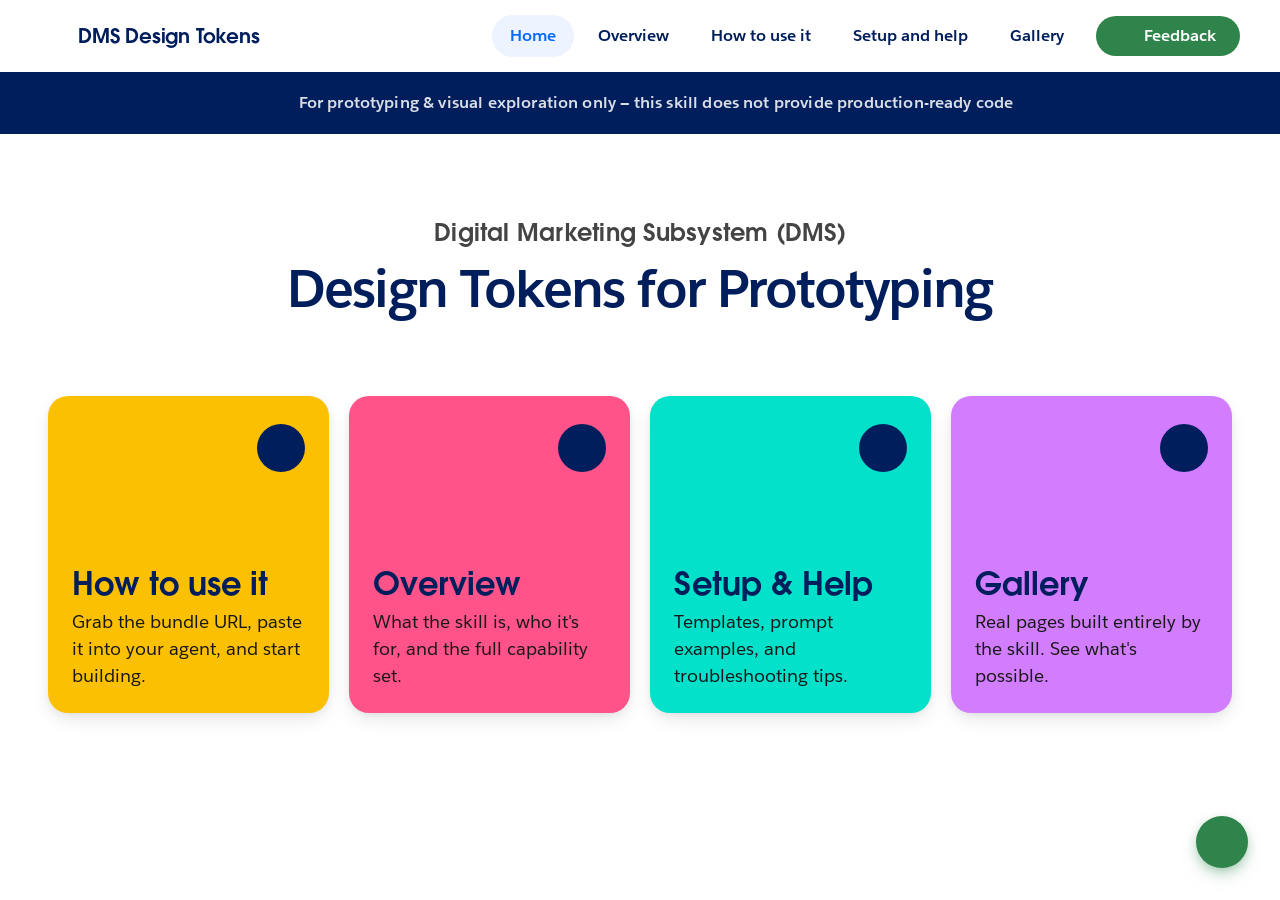
<file: index.html>
<!DOCTYPE html>
<html lang="en" data-theme="day">
<head>
  <meta charset="UTF-8">
  <meta name="viewport" content="width=device-width, initial-scale=1.0">
  <title>DMS Design Tokens</title>
  <meta name="description" content="A self-contained brand bundle that turns AI agents into brand-safe page builders. Semantic tokens, curated recipes, and an 8-question self-audit — all at a single URL.">
  <link rel="icon" type="image/svg+xml" href="public/favicon.svg">
  <link rel="stylesheet" href="css/fonts.css">
  <link rel="stylesheet" href="https://sfdc-ui-documentation-667d4c5e8394.herokuapp.com/dms-design-tokens/tokens.css">
  <link rel="stylesheet" href="https://sfdc-ui-documentation-667d4c5e8394.herokuapp.com/salesforce-tokens/icons.css">
  <link rel="stylesheet" href="css/style.css?v=20260626b">
</head>
<body>

<!-- ═══ Navigation ═══ -->
<nav class="nav">
  <div class="nav__inner">
    <a href="index.html" class="nav__logo">
      <i class="icon icon--salesforce1 nav__logo-icon"></i>
      DMS Design Tokens
    </a>
    <button class="nav__hamburger" aria-label="Open menu" aria-expanded="false">
      <span></span><span></span><span></span>
    </button>
    <div class="nav__tabs">
      <a href="index.html" class="nav__tab-link active">Home</a>
      <a href="overview.html" class="nav__tab-link">Overview</a>
      <a href="use-it.html" class="nav__tab-link">How to use it</a>
      <a href="setup-and-help.html" class="nav__tab-link">Setup and help</a>
      <a href="gallery.html" class="nav__tab-link">Gallery</a>
      <button class="sf-cta sf-cta--special sf-cta--medium nav__feedback" data-feedback-open><i class="icon icon--chat" aria-hidden="true" style="width:16px;height:16px;"></i> Feedback</button>
    </div>
  </div>
</nav>

<!-- ═══ Prototype-only banner ═══ -->
<div class="proto-banner">
  <i class="icon icon--magicwand proto-banner__star proto-banner__star--left" aria-hidden="true"></i>
  <span class="proto-banner__text">For prototyping &amp; visual exploration only — this skill does not provide production-ready code</span>
</div>

<!-- ═══ Hero ═══ -->
<section class="blade blade--day" style="padding-top:80px;padding-bottom:80px;">
  <div class="blade__inner" style="text-align:center; max-width:900px; margin-inline:auto;">
    <p class="home-hero__eyebrow">Digital Marketing Subsystem (DMS)</p>
    <h1 class="hero__title" style="max-width:none;margin-inline:auto;margin-bottom:0;color:var(--color-electric-blue-15,#001E5B);">
      Design Tokens for Prototyping
    </h1>
  </div>
</section>

<!-- ═══ Navigation tiles ═══ -->
<section class="blade blade--day" style="padding-top:0;padding-bottom:48px;">
  <div class="blade__inner">
    <div class="home-grid home-grid--4">

      <a href="use-it.html" class="home-tile home-tile--pastel home-tile--yellow">
        <div class="home-tile__top">
          <i class="icon icon--setup-assistant-guide home-tile__icon" aria-hidden="true"></i>
          <span class="home-tile__arrow"><i class="icon icon--forward-up" aria-hidden="true"></i></span>
        </div>
        <div class="home-tile__body">
          <h2 class="home-tile__title">How to use it</h2>
          <p class="home-tile__desc">Grab the bundle URL, paste it into your agent, and start building.</p>
        </div>
      </a>

      <a href="overview.html" class="home-tile home-tile--pastel home-tile--pink">
        <div class="home-tile__top">
          <i class="icon icon--knowledge-base home-tile__icon" aria-hidden="true"></i>
          <span class="home-tile__arrow"><i class="icon icon--forward-up" aria-hidden="true"></i></span>
        </div>
        <div class="home-tile__body">
          <h2 class="home-tile__title">Overview</h2>
          <p class="home-tile__desc">What the skill is, who it's for, and the full capability set.</p>
        </div>
      </a>

      <a href="setup-and-help.html" class="home-tile home-tile--pastel home-tile--teal-pastel">
        <div class="home-tile__top">
          <i class="icon icon--questions-and-answers home-tile__icon" aria-hidden="true"></i>
          <span class="home-tile__arrow"><i class="icon icon--forward-up" aria-hidden="true"></i></span>
        </div>
        <div class="home-tile__body">
          <h2 class="home-tile__title">Setup &amp; Help</h2>
          <p class="home-tile__desc">Templates, prompt examples, and troubleshooting tips.</p>
        </div>
      </a>

      <a href="gallery.html" class="home-tile home-tile--pastel home-tile--violet-pastel">
        <div class="home-tile__top">
          <i class="icon icon--palette home-tile__icon" aria-hidden="true"></i>
          <span class="home-tile__arrow"><i class="icon icon--forward-up" aria-hidden="true"></i></span>
        </div>
        <div class="home-tile__body">
          <h2 class="home-tile__title">Gallery</h2>
          <p class="home-tile__desc">Real pages built entirely by the skill. See what's possible.</p>
        </div>
      </a>

    </div>
  </div>
</section>

<!-- ═══ Feedback FAB + Overlay ═══ -->
<button class="feedback-fab" data-feedback-open aria-label="Give feedback">
  <i class="icon icon--chat" aria-hidden="true"></i>
</button>
<div class="feedback-backdrop" id="feedback-backdrop" style="display:none;"></div>
<div class="feedback-overlay" id="feedback-overlay" style="display:none;">
  <div class="feedback-overlay__header">
    <button class="feedback-overlay__close" data-feedback-close aria-label="Close"><i class="icon icon--close" aria-hidden="true"></i></button>
    <h3 class="feedback-overlay__title">Share your work &amp; give feedback</h3>
    <p class="feedback-overlay__subtitle">Help us improve the skill — even rough results are useful signal.</p>
  </div>
  <div class="feedback-overlay__body">
    <div class="feedback-overlay__section">
      <p class="feedback-overlay__label">Join the conversation</p>
      <p class="feedback-overlay__text">Connect with other creators, share what you've built, get tips, and help shape the skill. Drop screenshots, questions, or ideas — everything helps.</p>
      <a href="https://salesforce.enterprise.slack.com/archives/C0BCZ8MQ8TU" target="_blank" rel="noopener" class="feedback-overlay__cta feedback-overlay__cta--primary">
        <i class="icon icon--chat" aria-hidden="true"></i> Open Slack channel
      </a>
    </div>
  </div>
</div>

<script src="js/app.js?v=20260625b"></script>
</body>
</html>
</file>
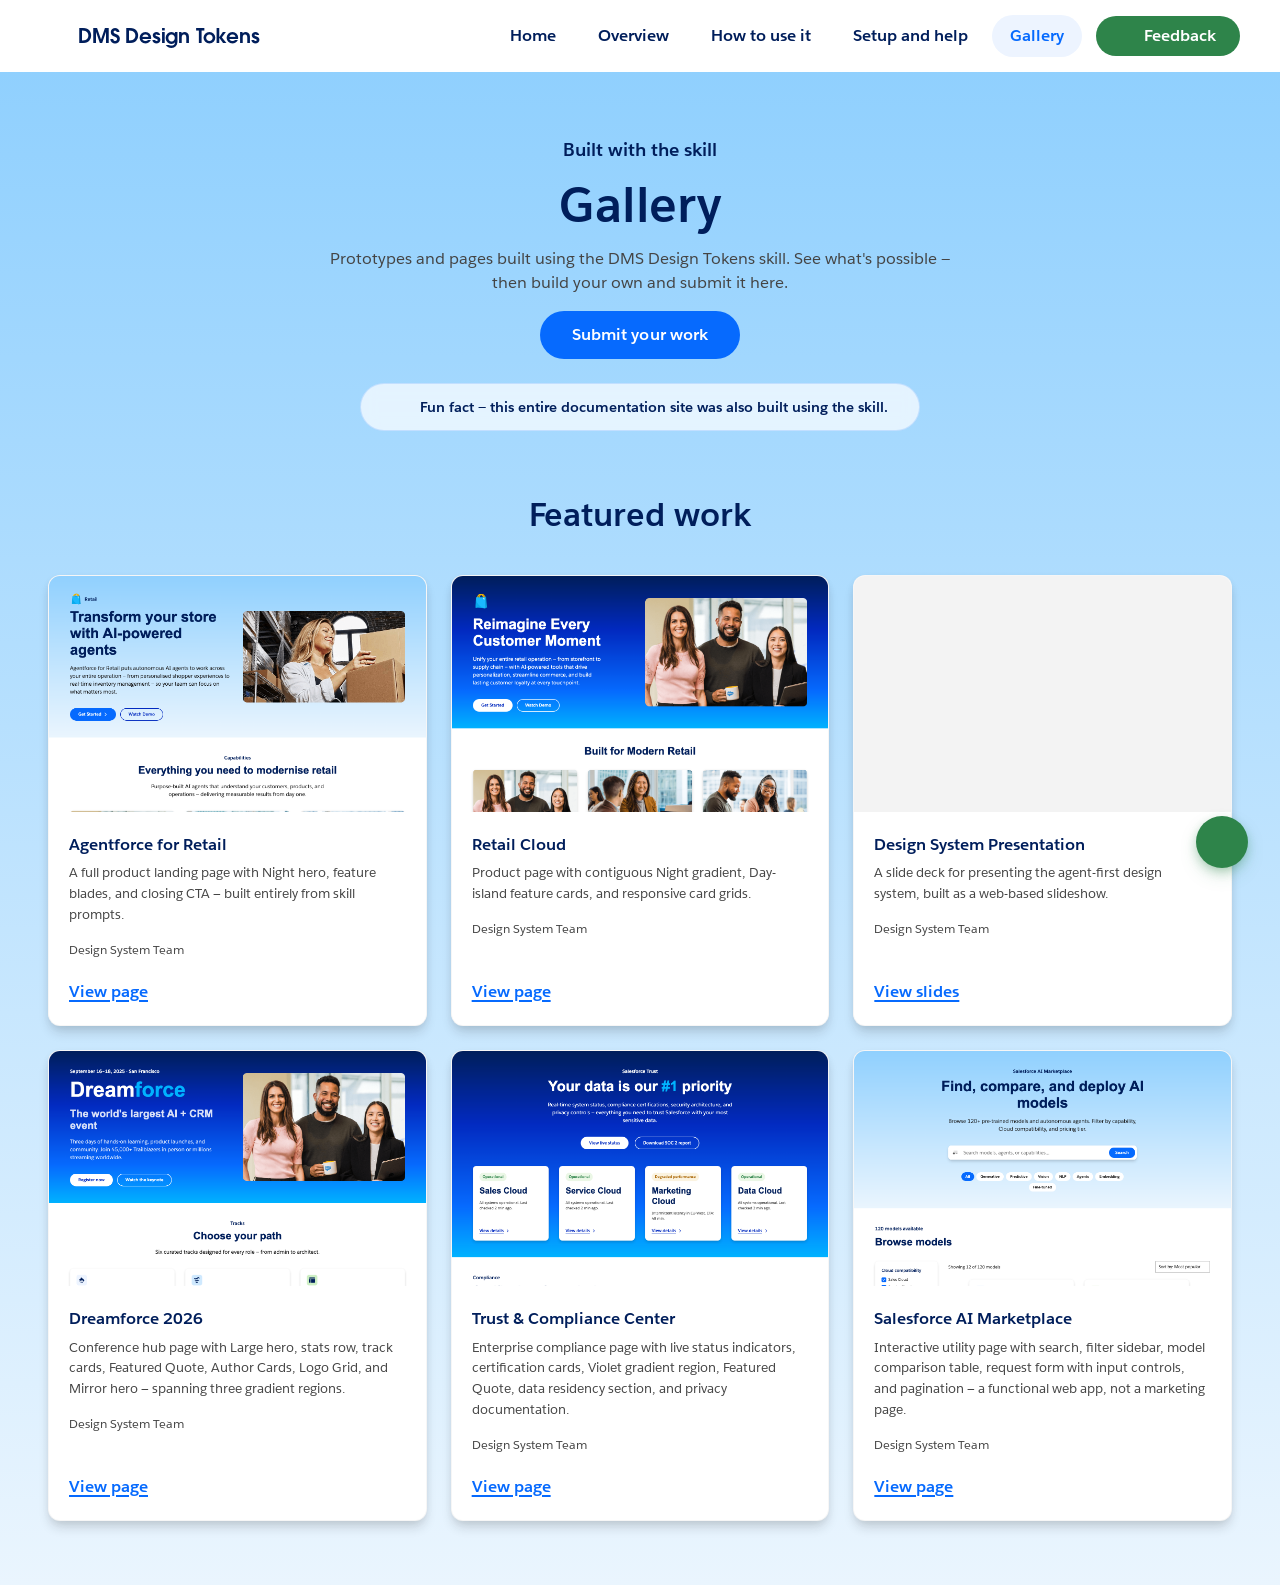
<file: gallery.html>
<!DOCTYPE html>
<html lang="en" data-theme="day">
<head>
  <meta charset="UTF-8">
  <meta name="viewport" content="width=device-width, initial-scale=1.0">
  <title>DMS Design Tokens — Gallery</title>
  <meta name="description" content="Pages and components built using the DMS Design Tokens skill. Each entry shows the prompt used and a live preview.">
  <link rel="icon" type="image/svg+xml" href="public/favicon.svg">
  <!-- Bundle assets — fonts, tokens, icons all from the hosted URL -->
  <link rel="stylesheet" href="css/fonts.css">
  <link rel="stylesheet" href="https://sfdc-ui-documentation-667d4c5e8394.herokuapp.com/dms-design-tokens/tokens.css">
  <link rel="stylesheet" href="https://sfdc-ui-documentation-667d4c5e8394.herokuapp.com/salesforce-tokens/icons.css">
  <link rel="stylesheet" href="css/style.css?v=20260625">
</head>
<body>

<!-- ═══ Navigation ═══ -->
<nav class="nav">
  <div class="nav__inner">
    <a href="index.html" class="nav__logo">
      <i class="icon icon--salesforce1 nav__logo-icon"></i>
      DMS Design Tokens
    </a>
    <button class="nav__hamburger" aria-label="Open menu" aria-expanded="false">
      <span></span><span></span><span></span>
    </button>
    <div class="nav__tabs">
      <a href="index.html" class="nav__tab-link">Home</a>
      <a href="overview.html" class="nav__tab-link">Overview</a>
      <a href="use-it.html" class="nav__tab-link">How to use it</a>
      <a href="setup-and-help.html" class="nav__tab-link">Setup and help</a>
      <a href="gallery.html" class="nav__tab-link active">Gallery</a>
      <button class="sf-cta sf-cta--special sf-cta--medium nav__feedback" data-feedback-open><i class="icon icon--chat" aria-hidden="true" style="width:16px;height:16px;"></i> Feedback</button>
    </div>
  </div>
</nav>

<!-- ── Continuous Day Morning region ── -->
<section class="sf-blade-region" style="background:var(--grad-day-morning);">

<!-- ── Hero ── -->
<section class="blade blade--transparent" style="padding-bottom:32px;">
  <div class="blade__inner">
    <div class="section-header" style="text-align:center;margin-bottom:0;">
      <p class="sh__eyebrow">Built with the skill</p>
      <h2 class="sh__title" style="font-size:var(--font-style-display-2-size, 48px);">Gallery</h2>
      <p class="sh__desc" style="max-width:640px;margin-inline:auto;">
        Prototypes and pages built using the DMS Design Tokens skill.
        See what's possible — then build your own and submit it here.
      </p>
      <div style="margin-top:16px;">
        <button class="sf-cta sf-cta--hero sf-cta--primary" data-feedback-open>Submit your work</button>
      </div>
    </div>

    <div class="fun-fact-banner">
      <i class="icon icon--magicwand fun-fact-banner__icon" aria-hidden="true"></i>
      <p class="fun-fact-banner__text"><strong>Fun fact</strong> — this entire documentation site was also built using the skill.</p>
    </div>

  </div>
</section>

<!-- ── Gallery collection ── -->
<section class="blade blade--transparent" style="padding-top:32px;">
  <div class="blade__inner">
    <div class="section-header">
      <h2 class="sh__title">Featured work</h2>
    </div>

    <div class="gallery-grid" style="margin-top:24px;">

      <article class="gallery-card">
        <div class="gallery-card__preview">
          <a href="previews/agentforce-retail.html" target="_blank" rel="noopener">
            <img src="previews/screenshots/agentforce-retail.png" alt="Agentforce for Retail preview" class="gallery-card__img" />
          </a>
        </div>
        <div class="gallery-card__info">
          <h3 class="gallery-card__title">Agentforce for Retail</h3>
          <p class="gallery-card__desc">A full product landing page with Night hero, feature blades, and closing CTA — built entirely from skill prompts.</p>
          <p class="gallery-card__author">Design System Team</p>
        </div>
        <div class="gallery-card__actions">
          <a href="previews/agentforce-retail.html" target="_blank" class="sf-cta-link"><span class="sf-cta-link__label">View page</span><i class="icon icon--chevronright sf-cta-link__chevron" aria-hidden="true"></i></a>
        </div>
      </article>

      <article class="gallery-card">
        <div class="gallery-card__preview">
          <a href="previews/retail-cloud.html" target="_blank" rel="noopener">
            <img src="previews/screenshots/retail-cloud.png" alt="Retail Cloud preview" class="gallery-card__img" />
          </a>
        </div>
        <div class="gallery-card__info">
          <h3 class="gallery-card__title">Retail Cloud</h3>
          <p class="gallery-card__desc">Product page with contiguous Night gradient, Day-island feature cards, and responsive card grids.</p>
          <p class="gallery-card__author">Design System Team</p>
        </div>
        <div class="gallery-card__actions">
          <a href="previews/retail-cloud.html" target="_blank" class="sf-cta-link"><span class="sf-cta-link__label">View page</span><i class="icon icon--chevronright sf-cta-link__chevron" aria-hidden="true"></i></a>
        </div>
      </article>

      <article class="gallery-card">
        <div class="gallery-card__preview" data-gallery-preview>
          <iframe src="https://jkampara.github.io/Design-System-Presentation/#title" loading="lazy" title="Design System Presentation preview"></iframe>
        </div>
        <div class="gallery-card__info">
          <h3 class="gallery-card__title">Design System Presentation</h3>
          <p class="gallery-card__desc">A slide deck for presenting the agent-first design system, built as a web-based slideshow.</p>
          <p class="gallery-card__author">Design System Team</p>
        </div>
        <div class="gallery-card__actions">
          <a href="https://jkampara.github.io/Design-System-Presentation/#title" target="_blank" class="sf-cta-link"><span class="sf-cta-link__label">View slides</span><i class="icon icon--chevronright sf-cta-link__chevron" aria-hidden="true"></i></a>
        </div>
      </article>

      <article class="gallery-card">
        <div class="gallery-card__preview">
          <a href="previews/Dreamforce%202026.html" target="_blank" rel="noopener">
            <img src="previews/screenshots/Dreamforce%202026.png" alt="Dreamforce 2026 preview" class="gallery-card__img" />
          </a>
        </div>
        <div class="gallery-card__info">
          <h3 class="gallery-card__title">Dreamforce 2026</h3>
          <p class="gallery-card__desc">Conference hub page with Large hero, stats row, track cards, Featured Quote, Author Cards, Logo Grid, and Mirror hero — spanning three gradient regions.</p>
          <p class="gallery-card__author">Design System Team</p>
        </div>
        <div class="gallery-card__actions">
          <a href="previews/Dreamforce%202026.html" target="_blank" class="sf-cta-link"><span class="sf-cta-link__label">View page</span><i class="icon icon--chevronright sf-cta-link__chevron" aria-hidden="true"></i></a>
        </div>
      </article>

      <article class="gallery-card">
        <div class="gallery-card__preview">
          <a href="previews/Salesforce%20Trust%20%26%20Compliance%20Center.html" target="_blank" rel="noopener">
            <img src="previews/screenshots/Salesforce%20Trust%20%26%20Compliance%20Center.png" alt="Trust & Compliance Center preview" class="gallery-card__img" />
          </a>
        </div>
        <div class="gallery-card__info">
          <h3 class="gallery-card__title">Trust &amp; Compliance Center</h3>
          <p class="gallery-card__desc">Enterprise compliance page with live status indicators, certification cards, Violet gradient region, Featured Quote, data residency section, and privacy documentation.</p>
          <p class="gallery-card__author">Design System Team</p>
        </div>
        <div class="gallery-card__actions">
          <a href="previews/Salesforce%20Trust%20%26%20Compliance%20Center.html" target="_blank" class="sf-cta-link"><span class="sf-cta-link__label">View page</span><i class="icon icon--chevronright sf-cta-link__chevron" aria-hidden="true"></i></a>
        </div>
      </article>

      <article class="gallery-card">
        <div class="gallery-card__preview">
          <a href="previews/Salesforce%20AI%20market%20place.html" target="_blank" rel="noopener">
            <img src="previews/screenshots/Salesforce%20AI%20market%20place.png" alt="Salesforce AI Marketplace preview" class="gallery-card__img" />
          </a>
        </div>
        <div class="gallery-card__info">
          <h3 class="gallery-card__title">Salesforce AI Marketplace</h3>
          <p class="gallery-card__desc">Interactive utility page with search, filter sidebar, model comparison table, request form with input controls, and pagination — a functional web app, not a marketing page.</p>
          <p class="gallery-card__author">Design System Team</p>
        </div>
        <div class="gallery-card__actions">
          <a href="previews/Salesforce%20AI%20market%20place.html" target="_blank" class="sf-cta-link"><span class="sf-cta-link__label">View page</span><i class="icon icon--chevronright sf-cta-link__chevron" aria-hidden="true"></i></a>
        </div>
      </article>

    </div>
  </div>
</section>

</section><!-- /sf-blade-region -->

<!-- ═══ Feedback FAB + Overlay ═══ -->
<button class="feedback-fab" data-feedback-open aria-label="Give feedback">
  <i class="icon icon--chat" aria-hidden="true"></i>
</button>
<div class="feedback-backdrop" id="feedback-backdrop" style="display:none;"></div>
<div class="feedback-overlay" id="feedback-overlay" style="display:none;">
  <div class="feedback-overlay__header">
    <button class="feedback-overlay__close" data-feedback-close aria-label="Close"><i class="icon icon--close" aria-hidden="true"></i></button>
    <h3 class="feedback-overlay__title">Share your work &amp; give feedback</h3>
    <p class="feedback-overlay__subtitle">Help us improve the skill — even rough results are useful signal.</p>
  </div>
  <div class="feedback-overlay__body">
    <div class="feedback-overlay__section">
      <p class="feedback-overlay__label">Join the conversation</p>
      <p class="feedback-overlay__text">Connect with other creators, share what you've built, get tips, and help shape the skill. Drop screenshots, questions, or ideas — everything helps.</p>
      <a href="https://salesforce.enterprise.slack.com/archives/C0BCZ8MQ8TU" target="_blank" rel="noopener" class="feedback-overlay__cta feedback-overlay__cta--primary">
        <i class="icon icon--chat" aria-hidden="true"></i> Open Slack channel
      </a>
    </div>
  </div>
</div>

<script src="js/app.js?v=20260625"></script>
<script>
(function () {
  function scaleIframePreviews() {
    document.querySelectorAll('[data-gallery-preview] iframe').forEach(function (iframe) {
      var container = iframe.parentElement;
      iframe.style.transform = 'scale(' + (container.offsetWidth / 1440) + ')';
    });
  }
  window.addEventListener('load', scaleIframePreviews);
  window.addEventListener('resize', scaleIframePreviews);
})();
</script>
</body>
</html>
</file>
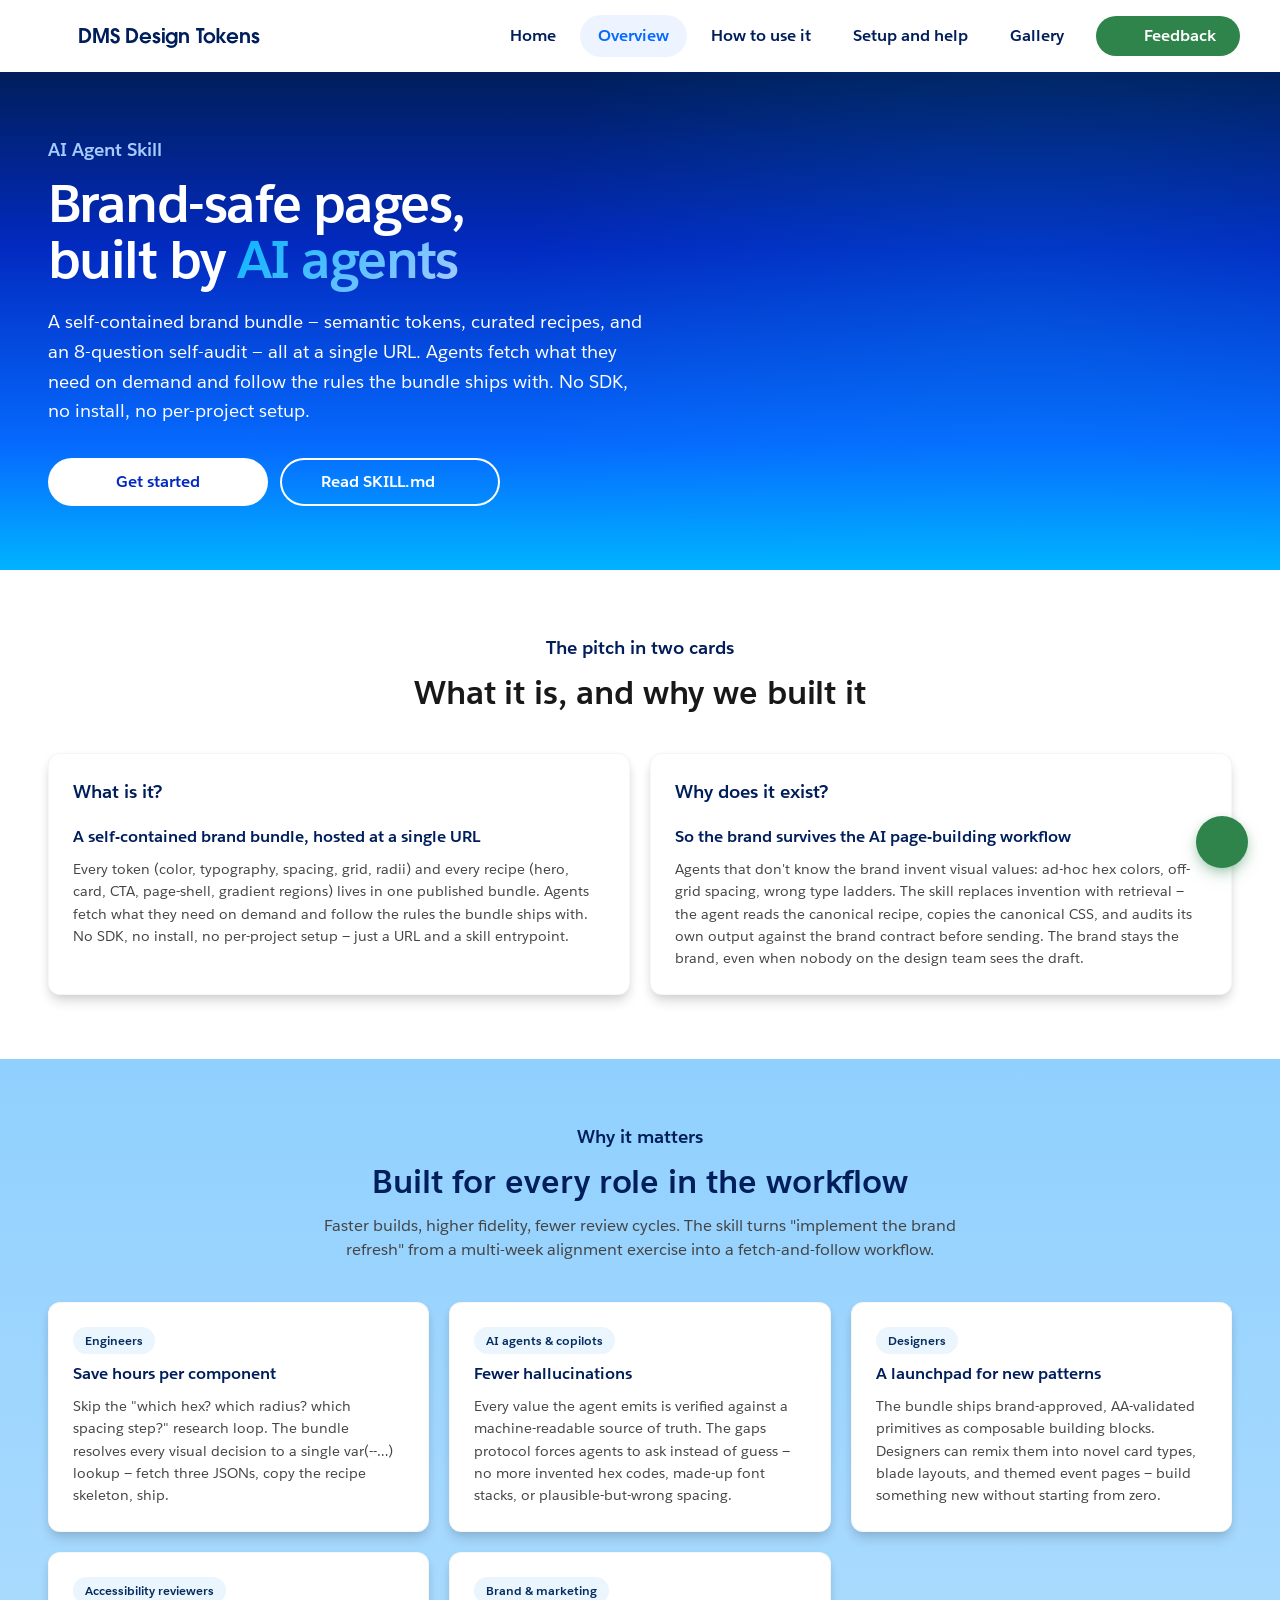
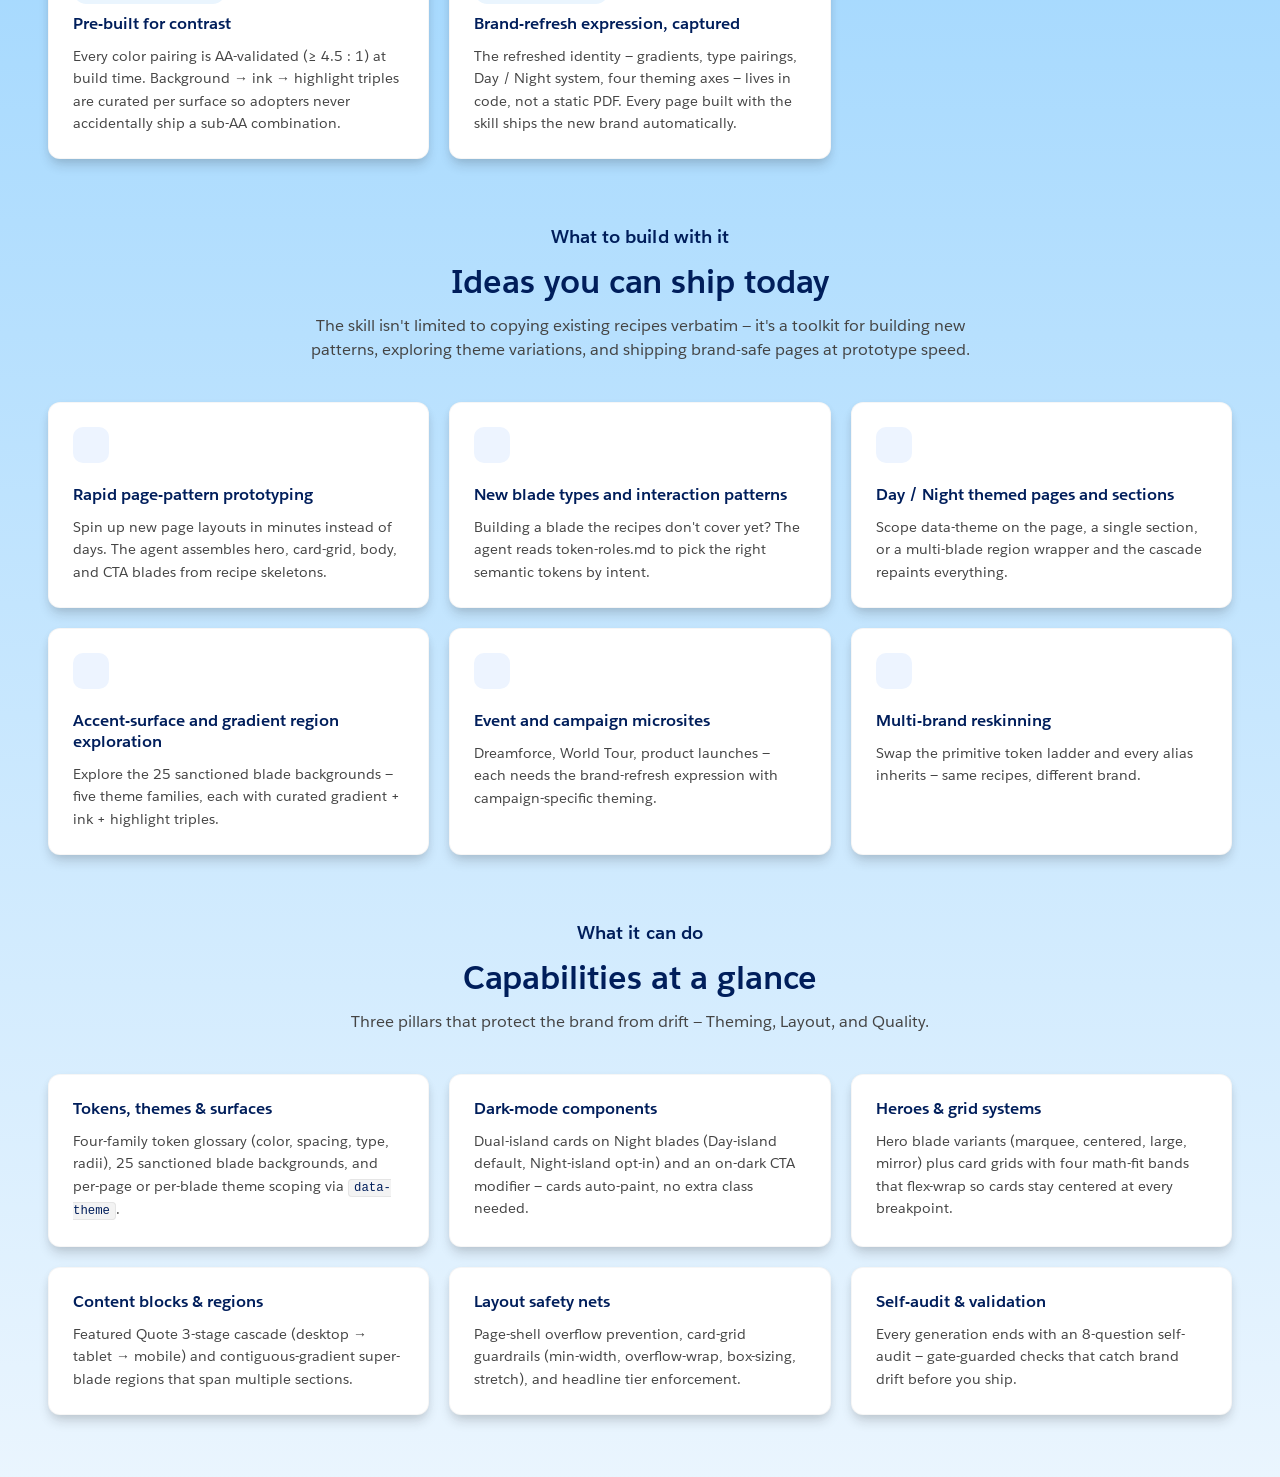
<file: overview.html>
<!DOCTYPE html>
<html lang="en" data-theme="day">
<head>
  <meta charset="UTF-8">
  <meta name="viewport" content="width=device-width, initial-scale=1.0">
  <title>DMS Design Tokens — Overview</title>
  <meta name="description" content="A self-contained brand bundle that turns AI agents into brand-safe page builders. Semantic tokens, curated recipes, and an 8-question self-audit — all at a single URL.">
  <link rel="icon" type="image/svg+xml" href="public/favicon.svg">
  <!-- Bundle assets — fonts, tokens, icons all from the hosted URL -->
  <link rel="stylesheet" href="css/fonts.css">
  <link rel="stylesheet" href="https://sfdc-ui-documentation-667d4c5e8394.herokuapp.com/dms-design-tokens/tokens.css">
  <link rel="stylesheet" href="https://sfdc-ui-documentation-667d4c5e8394.herokuapp.com/salesforce-tokens/icons.css">
  <link rel="stylesheet" href="css/style.css?v=20260625">
</head>
<body>

<!-- ═══ Navigation ═══ -->
<nav class="nav">
  <div class="nav__inner">
    <a href="index.html" class="nav__logo">
      <i class="icon icon--salesforce1 nav__logo-icon"></i>
      DMS Design Tokens
    </a>
    <button class="nav__hamburger" aria-label="Open menu" aria-expanded="false">
      <span></span><span></span><span></span>
    </button>
    <div class="nav__tabs">
      <a href="index.html" class="nav__tab-link">Home</a>
      <a href="overview.html" class="nav__tab-link active">Overview</a>
      <a href="use-it.html" class="nav__tab-link">How to use it</a>
      <a href="setup-and-help.html" class="nav__tab-link">Setup and help</a>
      <a href="gallery.html" class="nav__tab-link">Gallery</a>
      <button class="sf-cta sf-cta--special sf-cta--medium nav__feedback" data-feedback-open><i class="icon icon--chat" aria-hidden="true" style="width:16px;height:16px;"></i> Feedback</button>
    </div>
  </div>
</nav>

<!-- ── Night Hero ── -->
<section class="blade blade--night-hero" data-theme="night">
  <div class="blade__inner">
    <p class="hero__eyebrow">AI Agent Skill</p>
    <h1 class="hero__title">
      Brand-safe pages,<br>
      built by <span class="highlight">AI agents</span>
    </h1>
    <p class="hero__body">
      A self-contained brand bundle — semantic tokens, curated recipes,
      and an 8-question self-audit — all at a single URL. Agents fetch
      what they need on demand and follow the rules the bundle ships
      with. No SDK, no install, no per-project setup.
    </p>
    <div class="hero__actions">
      <a href="use-it.html" class="sf-cta sf-cta--hero sf-cta--primary sf-cta--on-dark">Get started</a>
      <a href="https://sfdc-ui-documentation-667d4c5e8394.herokuapp.com/dms-design-tokens/SKILL.md" class="sf-cta sf-cta--hero sf-cta--secondary sf-cta--on-dark" target="_blank" rel="noopener">Read SKILL.md <i class="icon icon--chevronright" style="width:16px;height:16px;"></i></a>
    </div>

  </div>
</section>

<!-- ── What & Why ── -->
<section class="blade blade--day">
  <div class="blade__inner">
    <div class="section-header">
      <p class="sh__eyebrow">The pitch in two cards</p>
      <h2 class="sh__title">What it is, and why we built it</h2>
    </div>
    <div class="card-grid card-grid--2">
      <article class="sf-card">
        <p class="sh__eyebrow">What is it?</p>
        <h3 class="sf-card__title">A self-contained brand bundle, hosted at a single URL</h3>
        <p class="sf-card__body">
          Every token (color, typography, spacing, grid, radii) and every recipe
          (hero, card, CTA, page-shell, gradient regions) lives in one published
          bundle. Agents fetch what they need on demand and follow the rules
          the bundle ships with. No SDK, no install, no per-project setup —
          just a URL and a skill entrypoint.
        </p>
      </article>
      <article class="sf-card">
        <p class="sh__eyebrow">Why does it exist?</p>
        <h3 class="sf-card__title">So the brand survives the AI page-building workflow</h3>
        <p class="sf-card__body">
          Agents that don't know the brand invent visual values: ad-hoc hex colors,
          off-grid spacing, wrong type ladders. The skill replaces invention with
          retrieval — the agent reads the canonical recipe, copies the canonical CSS,
          and audits its own output against the brand contract before sending.
          The brand stays the brand, even when nobody on the design team sees the draft.
        </p>
      </article>
    </div>
  </div>
</section>

<!-- ── Benefits + Use cases: continuous Day Morning gradient ── -->
<section class="sf-blade-region" data-theme="day">

<!-- ── Benefits ── -->
<section class="blade blade--transparent" style="padding-bottom:32px;">
  <div class="blade__inner">
    <div class="section-header">
      <p class="sh__eyebrow">Why it matters</p>
      <h2 class="sh__title">Built for every role in the workflow</h2>
      <p class="sh__desc">
        Faster builds, higher fidelity, fewer review cycles.
        The skill turns "implement the brand refresh" from a multi-week alignment
        exercise into a fetch-and-follow workflow.
      </p>
    </div>
    <div class="card-grid card-grid--3">
      <article class="sf-card">
        <span class="sf-card__pill pill--blue"><span class="dot"></span>Engineers</span>
        <h3 class="sf-card__title">Save hours per component</h3>
        <p class="sf-card__body">
          Skip the "which hex? which radius? which spacing step?" research loop.
          The bundle resolves every visual decision to a single var(--…) lookup —
          fetch three JSONs, copy the recipe skeleton, ship.
        </p>
      </article>
      <article class="sf-card">
        <span class="sf-card__pill pill--blue"><span class="dot"></span>AI agents &amp; copilots</span>
        <h3 class="sf-card__title">Fewer hallucinations</h3>
        <p class="sf-card__body">
          Every value the agent emits is verified against a machine-readable source of truth.
          The gaps protocol forces agents to ask instead of guess — no more invented hex codes,
          made-up font stacks, or plausible-but-wrong spacing.
        </p>
      </article>
      <article class="sf-card">
        <span class="sf-card__pill pill--blue"><span class="dot"></span>Designers</span>
        <h3 class="sf-card__title">A launchpad for new patterns</h3>
        <p class="sf-card__body">
          The bundle ships brand-approved, AA-validated primitives as composable
          building blocks. Designers can remix them into novel card types, blade
          layouts, and themed event pages — build something new without starting from zero.
        </p>
      </article>
      <article class="sf-card">
        <span class="sf-card__pill pill--blue"><span class="dot"></span>Accessibility reviewers</span>
        <h3 class="sf-card__title">Pre-built for contrast</h3>
        <p class="sf-card__body">
          Every color pairing is AA-validated (&ge; 4.5 : 1) at build time.
          Background &rarr; ink &rarr; highlight triples are curated per surface
          so adopters never accidentally ship a sub-AA combination.
        </p>
      </article>
      <article class="sf-card">
        <span class="sf-card__pill pill--blue"><span class="dot"></span>Brand &amp; marketing</span>
        <h3 class="sf-card__title">Brand-refresh expression, captured</h3>
        <p class="sf-card__body">
          The refreshed identity — gradients, type pairings, Day / Night system,
          four theming axes — lives in code, not a static PDF. Every page built
          with the skill ships the new brand automatically.
        </p>
      </article>
    </div>
  </div>
</section>

<!-- ── Use cases ── -->
<section class="blade blade--transparent" style="padding-top:32px;padding-bottom:32px;">
  <div class="blade__inner">
    <div class="section-header">
      <p class="sh__eyebrow">What to build with it</p>
      <h2 class="sh__title">Ideas you can ship today</h2>
      <p class="sh__desc">
        The skill isn't limited to copying existing recipes verbatim — it's a toolkit for building
        new patterns, exploring theme variations, and shipping brand-safe pages at prototype speed.
      </p>
    </div>
    <div class="card-grid card-grid--3">
      <article class="sf-card">
        <div class="sf-card__icon"><i class="icon icon--layout"></i></div>
        <h3 class="sf-card__title">Rapid page-pattern prototyping</h3>
        <p class="sf-card__body">Spin up new page layouts in minutes instead of days. The agent assembles hero, card-grid, body, and CTA blades from recipe skeletons.</p>
      </article>
      <article class="sf-card">
        <div class="sf-card__icon"><i class="icon icon--builder"></i></div>
        <h3 class="sf-card__title">New blade types and interaction patterns</h3>
        <p class="sf-card__body">Building a blade the recipes don't cover yet? The agent reads token-roles.md to pick the right semantic tokens by intent.</p>
      </article>
      <article class="sf-card">
        <div class="sf-card__icon"><i class="icon icon--palette"></i></div>
        <h3 class="sf-card__title">Day / Night themed pages and sections</h3>
        <p class="sf-card__body">Scope data-theme on the page, a single section, or a multi-blade region wrapper and the cascade repaints everything.</p>
      </article>
      <article class="sf-card">
        <div class="sf-card__icon"><i class="icon icon--color-swatch"></i></div>
        <h3 class="sf-card__title">Accent-surface and gradient region exploration</h3>
        <p class="sf-card__body">Explore the 25 sanctioned blade backgrounds — five theme families, each with curated gradient + ink + highlight triples.</p>
      </article>
      <article class="sf-card">
        <div class="sf-card__icon"><i class="icon icon--campaign"></i></div>
        <h3 class="sf-card__title">Event and campaign microsites</h3>
        <p class="sf-card__body">Dreamforce, World Tour, product launches — each needs the brand-refresh expression with campaign-specific theming.</p>
      </article>
      <article class="sf-card">
        <div class="sf-card__icon"><i class="icon icon--globe"></i></div>
        <h3 class="sf-card__title">Multi-brand reskinning</h3>
        <p class="sf-card__body">Swap the primitive token ladder and every alias inherits — same recipes, different brand.</p>
      </article>
    </div>
  </div>
</section>

<!-- ── Capabilities ── -->
<section class="blade blade--transparent" style="padding-top:32px;">
  <div class="blade__inner">
    <div class="section-header">
      <p class="sh__eyebrow">What it can do</p>
      <h2 class="sh__title">Capabilities at a glance</h2>
      <p class="sh__desc">
        Three pillars that protect the brand from drift — Theming, Layout, and Quality.
      </p>
    </div>
    <div class="card-grid card-grid--3">
      <article class="sf-card">
        <h3 class="sf-card__title">Tokens, themes &amp; surfaces</h3>
        <p class="sf-card__body">Four-family token glossary (color, spacing, type, radii), 25 sanctioned blade backgrounds, and per-page or per-blade theme scoping via <code>data-theme</code>.</p>
      </article>
      <article class="sf-card">
        <h3 class="sf-card__title">Dark-mode components</h3>
        <p class="sf-card__body">Dual-island cards on Night blades (Day-island default, Night-island opt-in) and an on-dark CTA modifier — cards auto-paint, no extra class needed.</p>
      </article>
      <article class="sf-card">
        <h3 class="sf-card__title">Heroes &amp; grid systems</h3>
        <p class="sf-card__body">Hero blade variants (marquee, centered, large, mirror) plus card grids with four math-fit bands that flex-wrap so cards stay centered at every breakpoint.</p>
      </article>
      <article class="sf-card">
        <h3 class="sf-card__title">Content blocks &amp; regions</h3>
        <p class="sf-card__body">Featured Quote 3-stage cascade (desktop &rarr; tablet &rarr; mobile) and contiguous-gradient super-blade regions that span multiple sections.</p>
      </article>
      <article class="sf-card">
        <h3 class="sf-card__title">Layout safety nets</h3>
        <p class="sf-card__body">Page-shell overflow prevention, card-grid guardrails (min-width, overflow-wrap, box-sizing, stretch), and headline tier enforcement.</p>
      </article>
      <article class="sf-card">
        <h3 class="sf-card__title">Self-audit &amp; validation</h3>
        <p class="sf-card__body">Every generation ends with an 8-question self-audit — gate-guarded checks that catch brand drift before you ship.</p>
      </article>
    </div>
  </div>
</section>

</section><!-- /sf-blade-region (Benefits + Use cases + Capabilities) -->

<!-- ═══ Feedback FAB + Overlay ═══ -->
<button class="feedback-fab" data-feedback-open aria-label="Give feedback">
  <i class="icon icon--chat" aria-hidden="true"></i>
</button>
<div class="feedback-backdrop" id="feedback-backdrop" style="display:none;"></div>
<div class="feedback-overlay" id="feedback-overlay" style="display:none;">
  <div class="feedback-overlay__header">
    <button class="feedback-overlay__close" data-feedback-close aria-label="Close"><i class="icon icon--close" aria-hidden="true"></i></button>
    <h3 class="feedback-overlay__title">Share your work &amp; give feedback</h3>
    <p class="feedback-overlay__subtitle">Help us improve the skill — even rough results are useful signal.</p>
  </div>
  <div class="feedback-overlay__body">
    <div class="feedback-overlay__section">
      <p class="feedback-overlay__label">Join the conversation</p>
      <p class="feedback-overlay__text">Connect with other creators, share what you've built, get tips, and help shape the skill. Drop screenshots, questions, or ideas — everything helps.</p>
      <a href="https://salesforce.enterprise.slack.com/archives/C0BCZ8MQ8TU" target="_blank" rel="noopener" class="feedback-overlay__cta feedback-overlay__cta--primary">
        <i class="icon icon--chat" aria-hidden="true"></i> Open Slack channel
      </a>
    </div>
  </div>
</div>

<script src="js/app.js?v=20260625"></script>
</body>
</html>
</file>
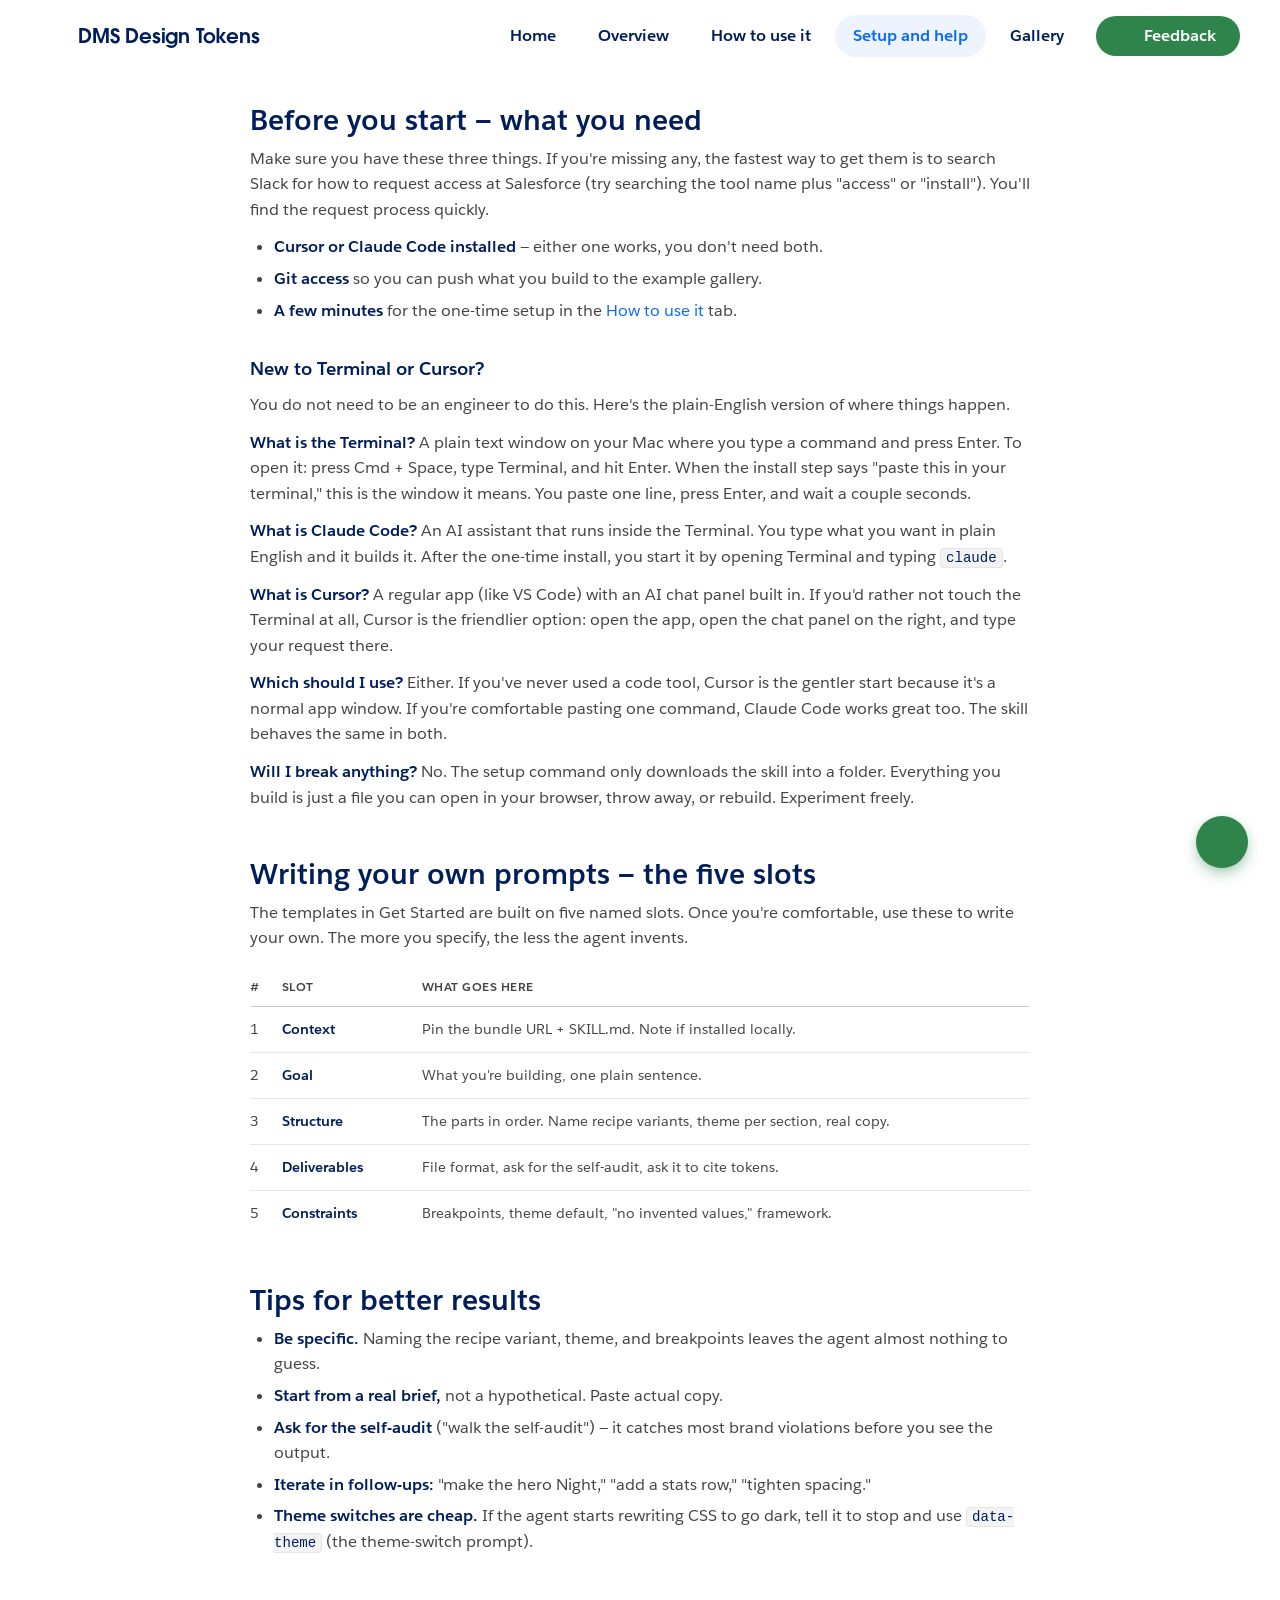
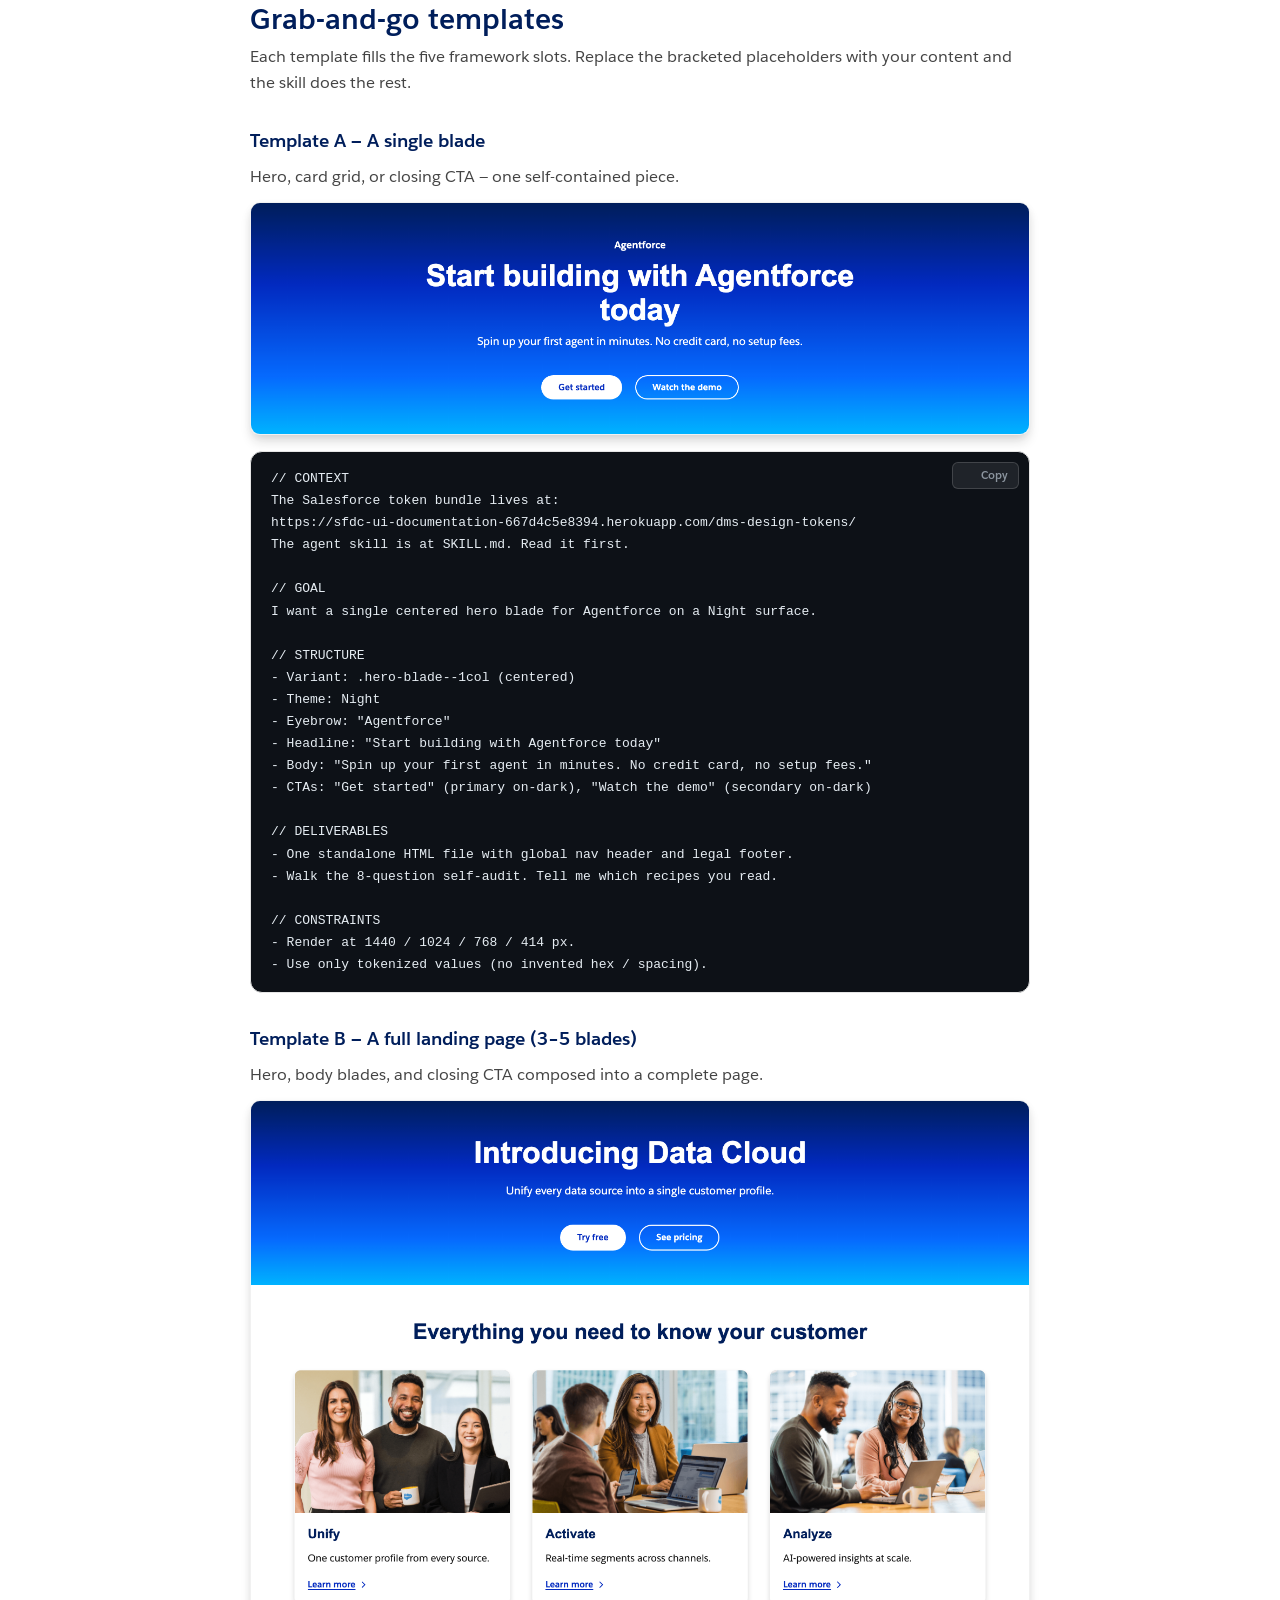
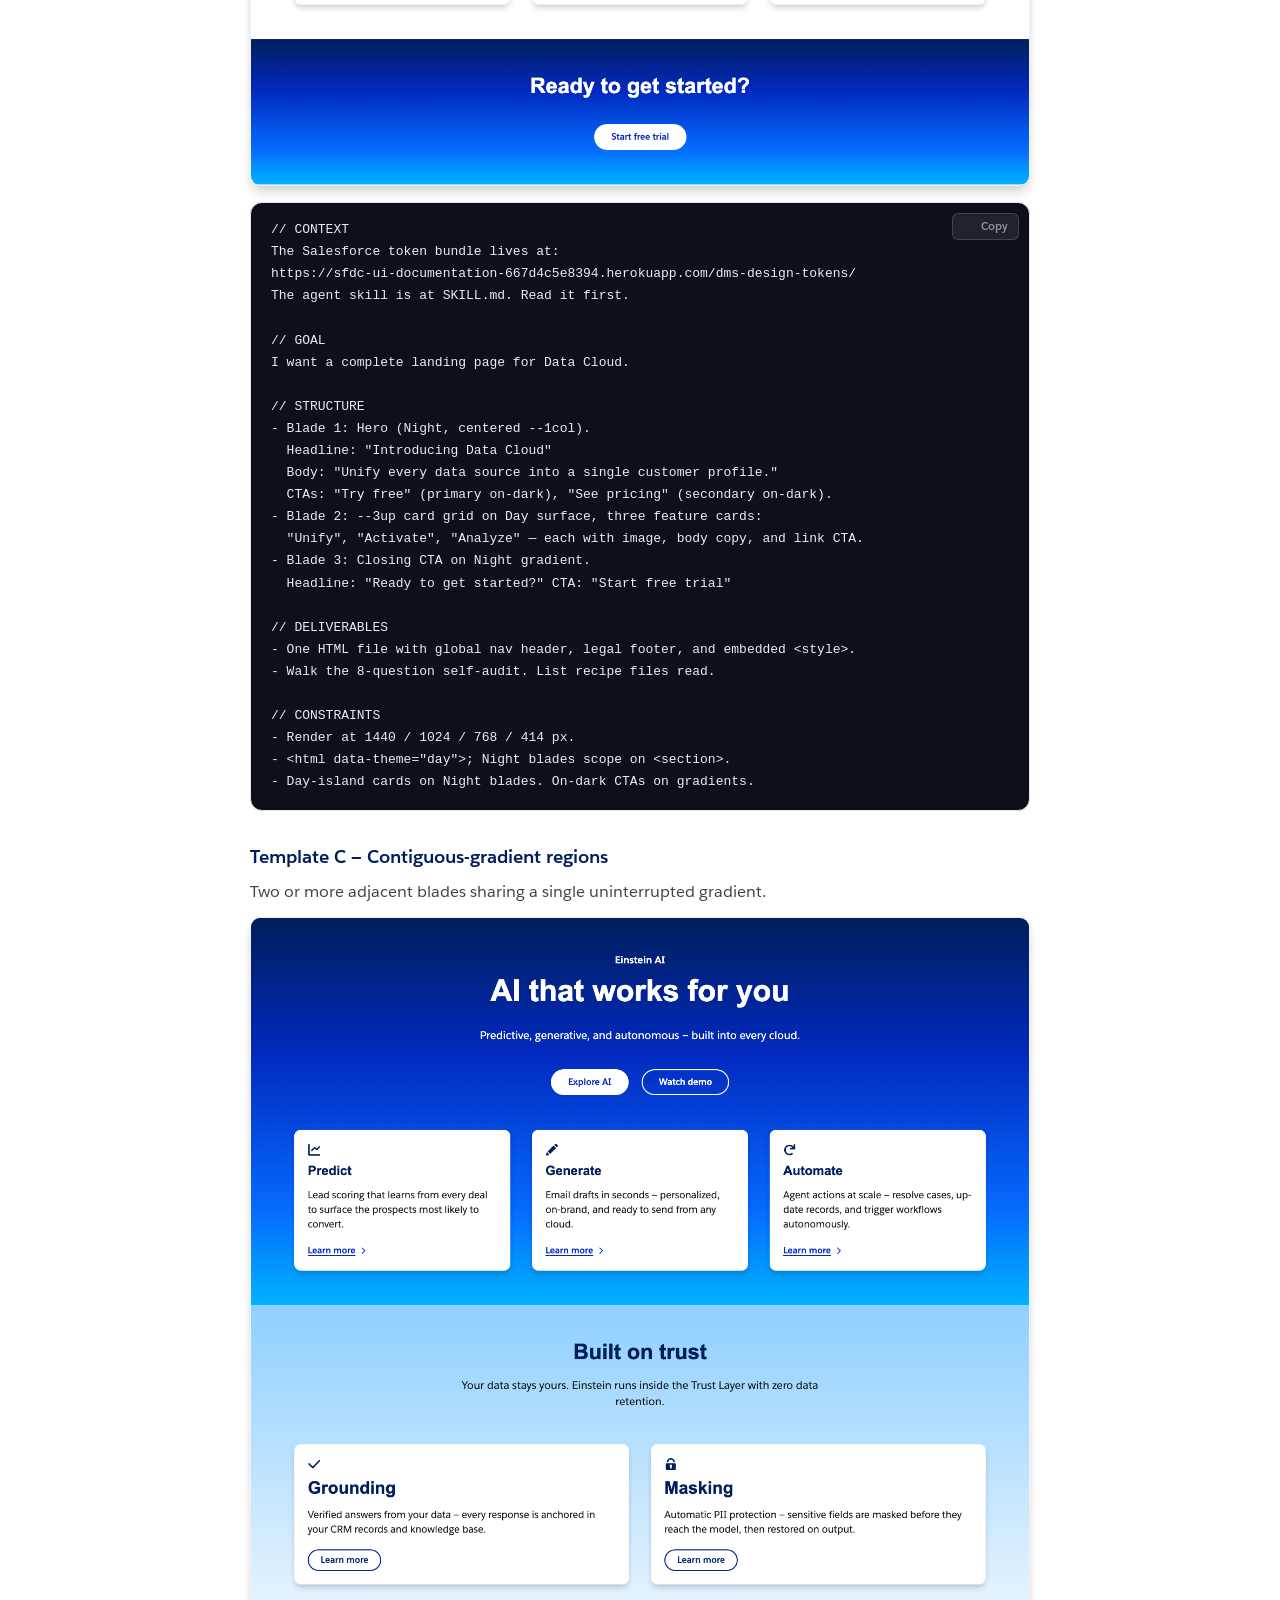
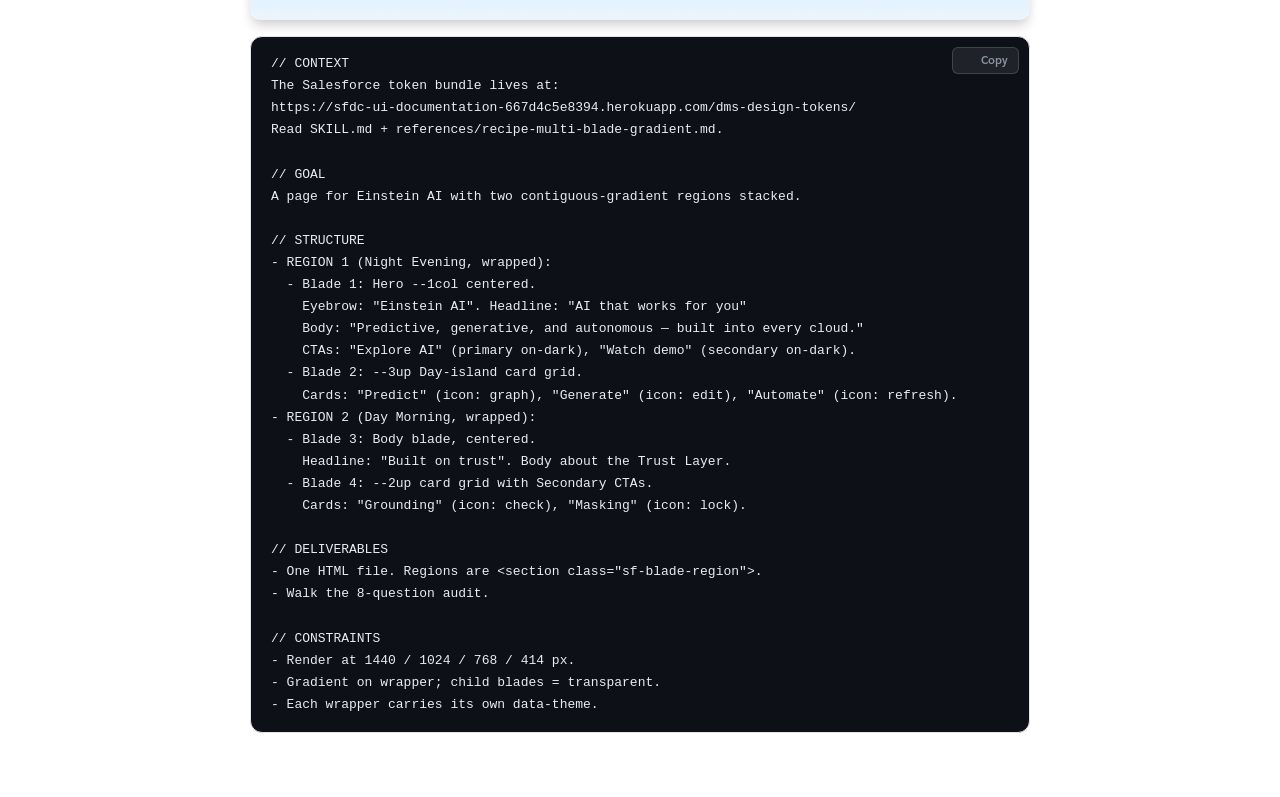
<file: setup-and-help.html>
<!DOCTYPE html>
<html lang="en" data-theme="day">
<head>
  <meta charset="UTF-8">
  <meta name="viewport" content="width=device-width, initial-scale=1.0">
  <title>DMS Design Tokens — Setup and help</title>
  <meta name="description" content="Prerequisites, setup help, prompt framework, and grab-and-go templates for the DMS Design Tokens skill.">
  <link rel="icon" type="image/svg+xml" href="public/favicon.svg">
  <link rel="stylesheet" href="css/fonts.css">
  <link rel="stylesheet" href="https://sfdc-ui-documentation-667d4c5e8394.herokuapp.com/dms-design-tokens/tokens.css">
  <link rel="stylesheet" href="https://sfdc-ui-documentation-667d4c5e8394.herokuapp.com/salesforce-tokens/icons.css">
  <link rel="stylesheet" href="css/style.css?v=20260625">
</head>
<body>

<!-- ═══ Navigation ═══ -->
<nav class="nav">
  <div class="nav__inner">
    <a href="index.html" class="nav__logo">
      <i class="icon icon--salesforce1 nav__logo-icon"></i>
      DMS Design Tokens
    </a>
    <button class="nav__hamburger" aria-label="Open menu" aria-expanded="false">
      <span></span><span></span><span></span>
    </button>
    <div class="nav__tabs">
      <a href="index.html" class="nav__tab-link">Home</a>
      <a href="overview.html" class="nav__tab-link">Overview</a>
      <a href="use-it.html" class="nav__tab-link">How to use it</a>
      <a href="setup-and-help.html" class="nav__tab-link active">Setup and help</a>
      <a href="gallery.html" class="nav__tab-link">Gallery</a>
      <button class="sf-cta sf-cta--special sf-cta--medium nav__feedback" data-feedback-open><i class="icon icon--chat" aria-hidden="true" style="width:16px;height:16px;"></i> Feedback</button>
    </div>
  </div>
</nav>

<!-- ── Page content ── -->
<section class="blade blade--day" style="padding-top:32px;">
  <div class="blade__inner prose">

    <h2>Before you start — what you need</h2>
    <p>Make sure you have these three things. If you're missing any, the fastest way to get them is to search Slack for how to request access at Salesforce (try searching the tool name plus "access" or "install"). You'll find the request process quickly.</p>
    <ul>
      <li><strong>Cursor or Claude Code installed</strong> — either one works, you don't need both.</li>
      <li><strong>Git access</strong> so you can push what you build to the example gallery.</li>
      <li><strong>A few minutes</strong> for the one-time setup in the <a href="use-it.html">How to use it</a> tab.</li>
    </ul>

    <h3>New to Terminal or Cursor?</h3>
    <p>You do not need to be an engineer to do this. Here's the plain-English version of where things happen.</p>
    <p><strong>What is the Terminal?</strong> A plain text window on your Mac where you type a command and press Enter. To open it: press Cmd + Space, type Terminal, and hit Enter. When the install step says "paste this in your terminal," this is the window it means. You paste one line, press Enter, and wait a couple seconds.</p>
    <p><strong>What is Claude Code?</strong> An AI assistant that runs inside the Terminal. You type what you want in plain English and it builds it. After the one-time install, you start it by opening Terminal and typing <code>claude</code>.</p>
    <p><strong>What is Cursor?</strong> A regular app (like VS Code) with an AI chat panel built in. If you'd rather not touch the Terminal at all, Cursor is the friendlier option: open the app, open the chat panel on the right, and type your request there.</p>
    <p><strong>Which should I use?</strong> Either. If you've never used a code tool, Cursor is the gentler start because it's a normal app window. If you're comfortable pasting one command, Claude Code works great too. The skill behaves the same in both.</p>
    <p><strong>Will I break anything?</strong> No. The setup command only downloads the skill into a folder. Everything you build is just a file you can open in your browser, throw away, or rebuild. Experiment freely.</p>

    <h2>Writing your own prompts — the five slots</h2>
    <p>The templates in Get Started are built on five named slots. Once you're comfortable, use these to write your own. The more you specify, the less the agent invents.</p>

    <table>
      <thead>
        <tr><th>#</th><th>Slot</th><th>What goes here</th></tr>
      </thead>
      <tbody>
        <tr><td>1</td><td>Context</td><td>Pin the bundle URL + SKILL.md. Note if installed locally.</td></tr>
        <tr><td>2</td><td>Goal</td><td>What you're building, one plain sentence.</td></tr>
        <tr><td>3</td><td>Structure</td><td>The parts in order. Name recipe variants, theme per section, real copy.</td></tr>
        <tr><td>4</td><td>Deliverables</td><td>File format, ask for the self-audit, ask it to cite tokens.</td></tr>
        <tr><td>5</td><td>Constraints</td><td>Breakpoints, theme default, "no invented values," framework.</td></tr>
      </tbody>
    </table>

    <h2>Tips for better results</h2>
    <ul>
      <li><strong>Be specific.</strong> Naming the recipe variant, theme, and breakpoints leaves the agent almost nothing to guess.</li>
      <li><strong>Start from a real brief,</strong> not a hypothetical. Paste actual copy.</li>
      <li><strong>Ask for the self-audit</strong> ("walk the self-audit") — it catches most brand violations before you see the output.</li>
      <li><strong>Iterate in follow-ups:</strong> "make the hero Night," "add a stats row," "tighten spacing."</li>
      <li><strong>Theme switches are cheap.</strong> If the agent starts rewriting CSS to go dark, tell it to stop and use <code>data-theme</code> (the theme-switch prompt).</li>
    </ul>

    <h2>Grab-and-go templates</h2>
    <p>Each template fills the five framework slots. Replace the bracketed placeholders with your content and the skill does the rest.</p>

    <h3>Template A — A single blade</h3>
    <p>Hero, card grid, or closing CTA — one self-contained piece.</p>
    <div class="template-preview">
      <a href="previews/template-a.html" target="_blank" rel="noopener" class="template-preview__link"></a>
      <img src="previews/screenshots/template-a.png" alt="Template A preview" class="template-preview__img" />
    </div>
    <div class="code-block">
      <pre><code>// CONTEXT
The Salesforce token bundle lives at:
https://sfdc-ui-documentation-667d4c5e8394.herokuapp.com/dms-design-tokens/
The agent skill is at SKILL.md. Read it first.

// GOAL
I want a single centered hero blade for Agentforce on a Night surface.

// STRUCTURE
- Variant: .hero-blade--1col (centered)
- Theme: Night
- Eyebrow: "Agentforce"
- Headline: "Start building with Agentforce today"
- Body: "Spin up your first agent in minutes. No credit card, no setup fees."
- CTAs: "Get started" (primary on-dark), "Watch the demo" (secondary on-dark)

// DELIVERABLES
- One standalone HTML file with global nav header and legal footer.
- Walk the 8-question self-audit. Tell me which recipes you read.

// CONSTRAINTS
- Render at 1440 / 1024 / 768 / 414 px.
- Use only tokenized values (no invented hex / spacing).</code></pre>
      <button class="copy-btn" onclick="copyText(this.closest('.code-block').querySelector('code').textContent, this)"><i class="icon icon--copy" style="width:12px;height:12px;"></i> Copy</button>
    </div>

    <h3>Template B — A full landing page (3–5 blades)</h3>
    <p>Hero, body blades, and closing CTA composed into a complete page.</p>
    <div class="template-preview">
      <a href="previews/template-b.html" target="_blank" rel="noopener" class="template-preview__link"></a>
      <img src="previews/screenshots/template-b.png" alt="Template B preview" class="template-preview__img" />
    </div>
    <div class="code-block">
      <pre><code>// CONTEXT
The Salesforce token bundle lives at:
https://sfdc-ui-documentation-667d4c5e8394.herokuapp.com/dms-design-tokens/
The agent skill is at SKILL.md. Read it first.

// GOAL
I want a complete landing page for Data Cloud.

// STRUCTURE
- Blade 1: Hero (Night, centered --1col).
  Headline: "Introducing Data Cloud"
  Body: "Unify every data source into a single customer profile."
  CTAs: "Try free" (primary on-dark), "See pricing" (secondary on-dark).
- Blade 2: --3up card grid on Day surface, three feature cards:
  "Unify", "Activate", "Analyze" — each with image, body copy, and link CTA.
- Blade 3: Closing CTA on Night gradient.
  Headline: "Ready to get started?" CTA: "Start free trial"

// DELIVERABLES
- One HTML file with global nav header, legal footer, and embedded &lt;style&gt;.
- Walk the 8-question self-audit. List recipe files read.

// CONSTRAINTS
- Render at 1440 / 1024 / 768 / 414 px.
- &lt;html data-theme="day"&gt;; Night blades scope on &lt;section&gt;.
- Day-island cards on Night blades. On-dark CTAs on gradients.</code></pre>
      <button class="copy-btn" onclick="copyText(this.closest('.code-block').querySelector('code').textContent, this)"><i class="icon icon--copy" style="width:12px;height:12px;"></i> Copy</button>
    </div>

    <h3>Template C — Contiguous-gradient regions</h3>
    <p>Two or more adjacent blades sharing a single uninterrupted gradient.</p>
    <div class="template-preview">
      <a href="previews/template-c.html" target="_blank" rel="noopener" class="template-preview__link"></a>
      <img src="previews/screenshots/template-c.png" alt="Template C preview" class="template-preview__img" />
    </div>
    <div class="code-block">
      <pre><code>// CONTEXT
The Salesforce token bundle lives at:
https://sfdc-ui-documentation-667d4c5e8394.herokuapp.com/dms-design-tokens/
Read SKILL.md + references/recipe-multi-blade-gradient.md.

// GOAL
A page for Einstein AI with two contiguous-gradient regions stacked.

// STRUCTURE
- REGION 1 (Night Evening, wrapped):
  - Blade 1: Hero --1col centered.
    Eyebrow: "Einstein AI". Headline: "AI that works for you"
    Body: "Predictive, generative, and autonomous — built into every cloud."
    CTAs: "Explore AI" (primary on-dark), "Watch demo" (secondary on-dark).
  - Blade 2: --3up Day-island card grid.
    Cards: "Predict" (icon: graph), "Generate" (icon: edit), "Automate" (icon: refresh).
- REGION 2 (Day Morning, wrapped):
  - Blade 3: Body blade, centered.
    Headline: "Built on trust". Body about the Trust Layer.
  - Blade 4: --2up card grid with Secondary CTAs.
    Cards: "Grounding" (icon: check), "Masking" (icon: lock).

// DELIVERABLES
- One HTML file. Regions are &lt;section class="sf-blade-region"&gt;.
- Walk the 8-question audit.

// CONSTRAINTS
- Render at 1440 / 1024 / 768 / 414 px.
- Gradient on wrapper; child blades = transparent.
- Each wrapper carries its own data-theme.</code></pre>
      <button class="copy-btn" onclick="copyText(this.closest('.code-block').querySelector('code').textContent, this)"><i class="icon icon--copy" style="width:12px;height:12px;"></i> Copy</button>
    </div>

  </div>
</section>

<!-- ═══ Feedback FAB + Overlay ═══ -->
<button class="feedback-fab" data-feedback-open aria-label="Give feedback">
  <i class="icon icon--chat" aria-hidden="true"></i>
</button>
<div class="feedback-backdrop" id="feedback-backdrop" style="display:none;"></div>
<div class="feedback-overlay" id="feedback-overlay" style="display:none;">
  <div class="feedback-overlay__header">
    <button class="feedback-overlay__close" data-feedback-close aria-label="Close"><i class="icon icon--close" aria-hidden="true"></i></button>
    <h3 class="feedback-overlay__title">Share your work &amp; give feedback</h3>
    <p class="feedback-overlay__subtitle">Help us improve the skill — even rough results are useful signal.</p>
  </div>
  <div class="feedback-overlay__body">
    <div class="feedback-overlay__section">
      <p class="feedback-overlay__label">Join the conversation</p>
      <p class="feedback-overlay__text">Connect with other creators, share what you've built, get tips, and help shape the skill. Drop screenshots, questions, or ideas — everything helps.</p>
      <a href="https://salesforce.enterprise.slack.com/archives/C0BCZ8MQ8TU" target="_blank" rel="noopener" class="feedback-overlay__cta feedback-overlay__cta--primary">
        <i class="icon icon--chat" aria-hidden="true"></i> Open Slack channel
      </a>
    </div>
  </div>
</div>

<script src="js/app.js?v=20260625"></script>
</body>
</html>
</file>
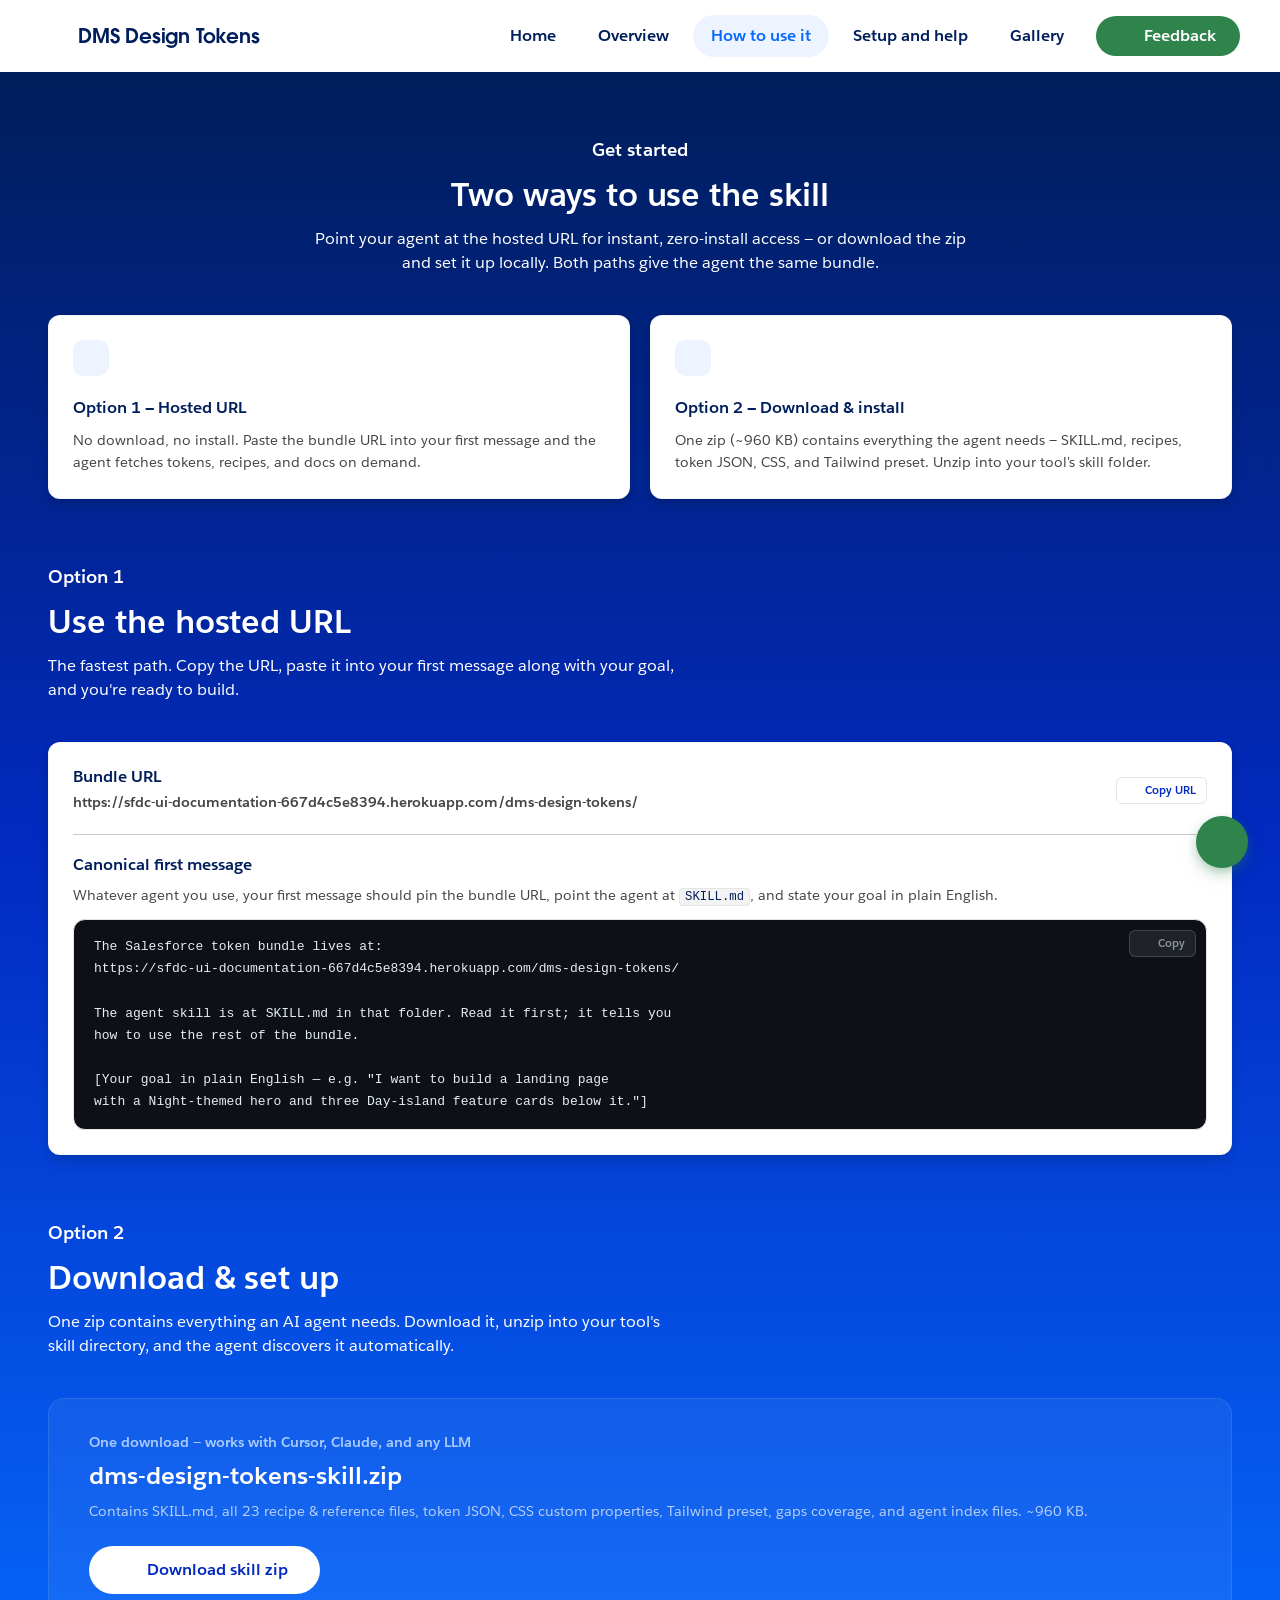
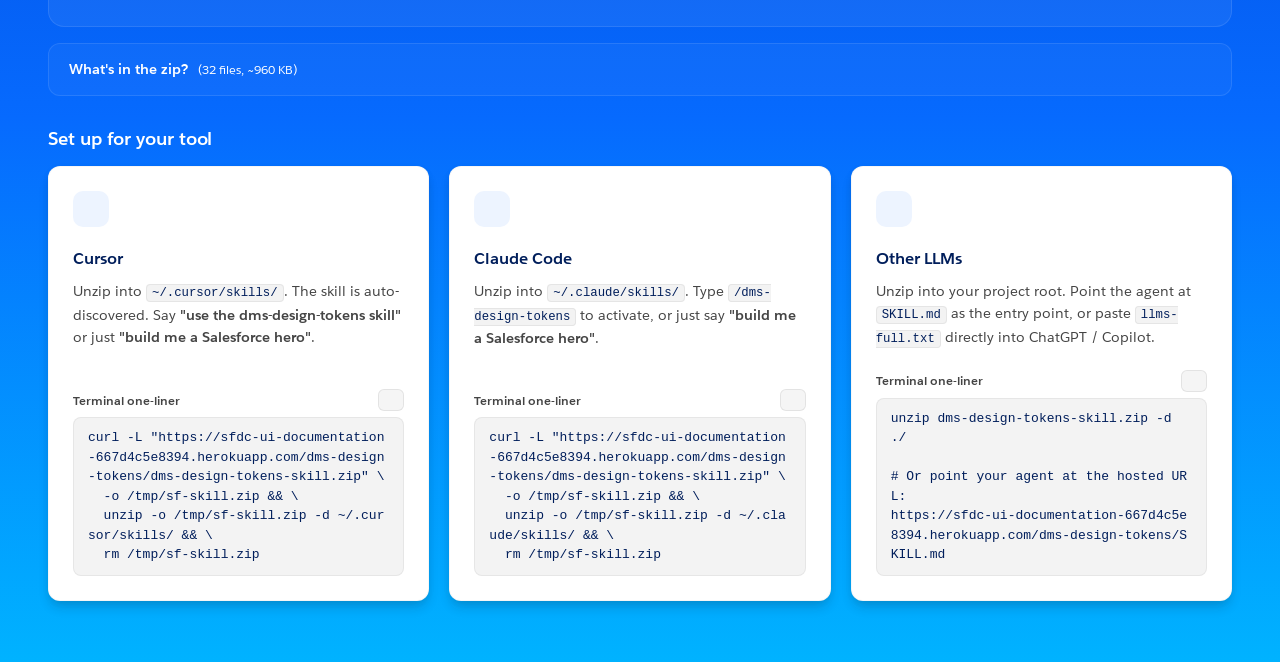
<file: use-it.html>
<!DOCTYPE html>
<html lang="en" data-theme="day">
<head>
  <meta charset="UTF-8">
  <meta name="viewport" content="width=device-width, initial-scale=1.0">
  <title>DMS Design Tokens — How to use it</title>
  <meta name="description" content="Get started with the DMS Design Tokens skill — hosted URL or download, setup for Cursor, Claude Code, and other LLMs.">
  <link rel="icon" type="image/svg+xml" href="public/favicon.svg">
  <link rel="stylesheet" href="css/fonts.css">
  <link rel="stylesheet" href="https://sfdc-ui-documentation-667d4c5e8394.herokuapp.com/dms-design-tokens/tokens.css">
  <link rel="stylesheet" href="https://sfdc-ui-documentation-667d4c5e8394.herokuapp.com/salesforce-tokens/icons.css">
  <link rel="stylesheet" href="css/style.css?v=20260625">
</head>
<body>

<!-- ═══ Navigation ═══ -->
<nav class="nav">
  <div class="nav__inner">
    <a href="index.html" class="nav__logo">
      <i class="icon icon--salesforce1 nav__logo-icon"></i>
      DMS Design Tokens
    </a>
    <button class="nav__hamburger" aria-label="Open menu" aria-expanded="false">
      <span></span><span></span><span></span>
    </button>
    <div class="nav__tabs">
      <a href="index.html" class="nav__tab-link">Home</a>
      <a href="overview.html" class="nav__tab-link">Overview</a>
      <a href="use-it.html" class="nav__tab-link active">How to use it</a>
      <a href="setup-and-help.html" class="nav__tab-link">Setup and help</a>
      <a href="gallery.html" class="nav__tab-link">Gallery</a>
      <button class="sf-cta sf-cta--special sf-cta--medium nav__feedback" data-feedback-open><i class="icon icon--chat" aria-hidden="true" style="width:16px;height:16px;"></i> Feedback</button>
    </div>
  </div>
</nav>

<!-- ── Continuous Night gradient across all blades ── -->
<section class="sf-blade-region sf-blade-region--night" data-theme="night">

<!-- ── Blade 1: Intro ── -->
<section class="blade blade--transparent" style="padding-bottom:32px;">
  <div class="blade__inner">
    <div class="section-header">
      <p class="sh__eyebrow">Get started</p>
      <h2 class="sh__title">Two ways to use the skill</h2>
      <p class="sh__desc">
        Point your agent at the hosted URL for instant, zero-install access — or download
        the zip and set it up locally. Both paths give the agent the same bundle.
      </p>
    </div>
    <div class="card-grid card-grid--2">
      <article class="sf-card" data-theme="day">
        <div class="sf-card__icon"><i class="icon icon--world"></i></div>
        <h3 class="sf-card__title">Option 1 — Hosted URL</h3>
        <p class="sf-card__body">
          No download, no install. Paste the bundle URL into your first message
          and the agent fetches tokens, recipes, and docs on demand.
        </p>
      </article>
      <article class="sf-card" data-theme="day">
        <div class="sf-card__icon"><i class="icon icon--download"></i></div>
        <h3 class="sf-card__title">Option 2 — Download &amp; install</h3>
        <p class="sf-card__body">
          One zip (~960 KB) contains everything the agent needs — SKILL.md, recipes,
          token JSON, CSS, and Tailwind preset. Unzip into your tool's skill folder.
        </p>
      </article>
    </div>
  </div>
</section>

<!-- ── Blade 2: Option 1 — Hosted URL ── -->
<section class="blade blade--transparent" style="padding-top:32px;padding-bottom:32px;">
  <div class="blade__inner">
    <div class="section-header section-header--left">
      <p class="sh__eyebrow">Option 1</p>
      <h2 class="sh__title">Use the hosted URL</h2>
      <p class="sh__desc" style="max-width:640px;">
        The fastest path. Copy the URL, paste it into your first message along with
        your goal, and you're ready to build.
      </p>
    </div>

    <article class="sf-card" data-theme="day" style="gap:20px;margin-top:24px;">
      <div style="display:flex;align-items:center;justify-content:space-between;gap:16px;flex-wrap:wrap;">
        <div>
          <p class="sf-card__title" style="margin-bottom:4px;">Bundle URL</p>
          <p class="sf-card__body" style="font-weight:600;word-break:break-all;">https://sfdc-ui-documentation-667d4c5e8394.herokuapp.com/dms-design-tokens/</p>
        </div>
        <button class="copy-btn" onclick="copyText('https://sfdc-ui-documentation-667d4c5e8394.herokuapp.com/dms-design-tokens/', this)">
          <i class="icon icon--copy" style="width:12px;height:12px;"></i>
          Copy URL
        </button>
      </div>
      <div style="border-top:1px solid var(--color-neutral-80, #C9C9C9);padding-top:20px;">
        <h3 class="sf-card__title" style="margin-bottom:8px;">Canonical first message</h3>
        <p class="sf-card__body" style="margin-bottom:12px;">
          Whatever agent you use, your first message should pin the bundle URL,
          point the agent at <code>SKILL.md</code>, and state your goal in plain English.
        </p>
        <div class="code-block" style="margin:0;">
          <pre><code>The Salesforce token bundle lives at:
https://sfdc-ui-documentation-667d4c5e8394.herokuapp.com/dms-design-tokens/

The agent skill is at SKILL.md in that folder. Read it first; it tells you
how to use the rest of the bundle.

[Your goal in plain English — e.g. "I want to build a landing page
with a Night-themed hero and three Day-island feature cards below it."]</code></pre>
          <button class="copy-btn" onclick="copyText(this.closest('.code-block').querySelector('code').textContent, this)">
            <i class="icon icon--copy" style="width:12px;height:12px;"></i>
            Copy
          </button>
        </div>
      </div>
    </article>
  </div>
</section>

<!-- ── Blade 3: Option 2 — Download & set up ── -->
<section class="blade blade--transparent" style="padding-top:32px;">
  <div class="blade__inner">
    <div class="section-header section-header--left">
      <p class="sh__eyebrow">Option 2</p>
      <h2 class="sh__title">Download &amp; set up</h2>
      <p class="sh__desc" style="max-width:640px;">
        One zip contains everything an AI agent needs. Download it, unzip into your
        tool's skill directory, and the agent discovers it automatically.
      </p>
    </div>

    <div class="download-panel" style="margin-top:24px;">
      <div style="position:relative;z-index:1;">
        <p class="download-panel__eyebrow">One download — works with Cursor, Claude, and any LLM</p>
        <h3 class="download-panel__title">dms-design-tokens-skill.zip</h3>
        <p class="download-panel__desc">
          Contains SKILL.md, all 23 recipe &amp; reference files, token JSON,
          CSS custom properties, Tailwind preset, gaps coverage, and agent index files. ~960 KB.
        </p>
      </div>
      <a href="https://sfdc-ui-documentation-667d4c5e8394.herokuapp.com/dms-design-tokens/dms-design-tokens-skill.zip" download class="sf-cta sf-cta--hero sf-cta--primary sf-cta--on-dark" style="position:relative;z-index:1;">
        <i class="icon icon--download" style="width:18px;height:18px;"></i>
        Download skill zip
      </a>
    </div>

    <details class="zip-details" style="margin-top:16px;">
      <summary>
        What's in the zip?
        <span style="font-size:12px;color:var(--color-on-surface-2);font-weight:400;">(32 files, ~960 KB)</span>
        <i class="icon icon--chevrondown" style="margin-left:auto;width:14px;height:14px;"></i>
      </summary>
      <div style="padding:0 20px 16px;">
        <table class="zip-table">
          <tbody>
            <tr><td>SKILL.md</td><td>Entry point — routes the agent to the right recipe</td></tr>
            <tr><td>marketplace.yaml</td><td>Skill metadata for standalone installation</td></tr>
            <tr><td>salesforce.json</td><td>Full token envelope (colors, type, spacing, grid, radii)</td></tr>
            <tr><td>gaps.json</td><td>Coverage map + clarifying questions for un-tokenized concerns</td></tr>
            <tr><td>tokens.index.json</td><td>CSS var &harr; JSON path lookup (271 entries)</td></tr>
            <tr><td>tokens.css</td><td>Drop-in CSS custom properties stylesheet</td></tr>
            <tr><td>tailwind.preset.js</td><td>Tailwind v3 preset</td></tr>
            <tr><td>references/ (20 files)</td><td>Recipes (hero, card, CTA, page), catalogues, debug guides</td></tr>
            <tr><td>spec/ (4 files)</td><td>Token naming contract, palette, aliases, and TypeScript types</td></tr>
            <tr><td>llms-full.txt</td><td>Single-file ingest for non-skill-aware agents</td></tr>
            <tr><td>version.json</td><td>Bundle version + changelog</td></tr>
          </tbody>
        </table>
      </div>
    </details>

    <div style="margin-top:32px;">
      <h3 class="sh__title" style="font-size:var(--font-style-display-8-size,18px);margin-bottom:16px;">Set up for your tool</h3>
      <div class="card-grid card-grid--3">
        <article class="sf-card" data-theme="day">
          <div class="sf-card__icon"><i class="icon icon--desktop"></i></div>
          <h3 class="sf-card__title">Cursor</h3>
          <p class="sf-card__body">
            Unzip into <code>~/.cursor/skills/</code>. The skill is auto-discovered.
            Say <strong>"use the dms-design-tokens skill"</strong> or just
            <strong>"build me a Salesforce hero"</strong>.
          </p>
          <div class="setup-card__terminal--visible">
            <div class="setup-card__terminal-header">
              <span class="setup-card__terminal-label">Terminal one-liner</span>
              <button class="copy-btn terminal-copy-btn" onclick="copyText(this.closest('.setup-card__terminal--visible').querySelector('pre').textContent, this)">
                <i class="icon icon--copy" style="width:12px;height:12px;"></i>
              </button>
            </div>
            <pre>curl -L "https://sfdc-ui-documentation-667d4c5e8394.herokuapp.com/dms-design-tokens/dms-design-tokens-skill.zip" \
  -o /tmp/sf-skill.zip && \
  unzip -o /tmp/sf-skill.zip -d ~/.cursor/skills/ && \
  rm /tmp/sf-skill.zip</pre>
          </div>
        </article>
        <article class="sf-card" data-theme="day">
          <div class="sf-card__icon"><i class="icon icon--flow"></i></div>
          <h3 class="sf-card__title">Claude Code</h3>
          <p class="sf-card__body">
            Unzip into <code>~/.claude/skills/</code>. Type <code>/dms-design-tokens</code>
            to activate, or just say <strong>"build me a Salesforce hero"</strong>.
          </p>
          <div class="setup-card__terminal--visible">
            <div class="setup-card__terminal-header">
              <span class="setup-card__terminal-label">Terminal one-liner</span>
              <button class="copy-btn terminal-copy-btn" onclick="copyText(this.closest('.setup-card__terminal--visible').querySelector('pre').textContent, this)">
                <i class="icon icon--copy" style="width:12px;height:12px;"></i>
              </button>
            </div>
            <pre>curl -L "https://sfdc-ui-documentation-667d4c5e8394.herokuapp.com/dms-design-tokens/dms-design-tokens-skill.zip" \
  -o /tmp/sf-skill.zip && \
  unzip -o /tmp/sf-skill.zip -d ~/.claude/skills/ && \
  rm /tmp/sf-skill.zip</pre>
          </div>
        </article>
        <article class="sf-card" data-theme="day">
          <div class="sf-card__icon"><i class="icon icon--apps"></i></div>
          <h3 class="sf-card__title">Other LLMs</h3>
          <p class="sf-card__body">
            Unzip into your project root. Point the agent at <code>SKILL.md</code> as the entry point,
            or paste <code>llms-full.txt</code> directly into ChatGPT / Copilot.
          </p>
          <div class="setup-card__terminal--visible">
            <div class="setup-card__terminal-header">
              <span class="setup-card__terminal-label">Terminal one-liner</span>
              <button class="copy-btn terminal-copy-btn" onclick="copyText(this.closest('.setup-card__terminal--visible').querySelector('pre').textContent, this)">
                <i class="icon icon--copy" style="width:12px;height:12px;"></i>
              </button>
            </div>
            <pre>unzip dms-design-tokens-skill.zip -d ./

# Or point your agent at the hosted URL:
https://sfdc-ui-documentation-667d4c5e8394.herokuapp.com/dms-design-tokens/SKILL.md</pre>
          </div>
        </article>
      </div>
    </div>
  </div>
</section>

</section><!-- /sf-blade-region (Night) -->

<!-- ═══ Feedback FAB + Overlay ═══ -->
<button class="feedback-fab" data-feedback-open aria-label="Give feedback">
  <i class="icon icon--chat" aria-hidden="true"></i>
</button>
<div class="feedback-backdrop" id="feedback-backdrop" style="display:none;"></div>
<div class="feedback-overlay" id="feedback-overlay" style="display:none;">
  <div class="feedback-overlay__header">
    <button class="feedback-overlay__close" data-feedback-close aria-label="Close"><i class="icon icon--close" aria-hidden="true"></i></button>
    <h3 class="feedback-overlay__title">Share your work &amp; give feedback</h3>
    <p class="feedback-overlay__subtitle">Help us improve the skill — even rough results are useful signal.</p>
  </div>
  <div class="feedback-overlay__body">
    <div class="feedback-overlay__section">
      <p class="feedback-overlay__label">Join the conversation</p>
      <p class="feedback-overlay__text">Connect with other creators, share what you've built, get tips, and help shape the skill. Drop screenshots, questions, or ideas — everything helps.</p>
      <a href="https://salesforce.enterprise.slack.com/archives/C0BCZ8MQ8TU" target="_blank" rel="noopener" class="feedback-overlay__cta feedback-overlay__cta--primary">
        <i class="icon icon--chat" aria-hidden="true"></i> Open Slack channel
      </a>
    </div>
  </div>
</div>

<script src="js/app.js?v=20260625"></script>
</body>
</html>
</file>
<file: css/fonts.css>
@font-face {
  font-family: "Avant Garde For Salesforce";
  src: url("../fonts/AvantGardeForSalesforceW05-Dm.woff2") format("woff2");
  font-weight: 600;
  font-style: normal;
  font-display: swap;
}

@font-face {
  font-family: "ITC Avant Garde";
  src:
    url("../fonts/ITCAvantGardeGothic-Demi.woff2") format("woff2"),
    url("../fonts/ITCAvantGardeGothic-Demi.woff") format("woff");
  font-weight: 600;
  font-style: normal;
  font-display: swap;
}

@font-face {
  font-family: "Salesforce Sans";
  src: url("../fonts/SalesforceSans-Regular.woff2") format("woff2");
  font-weight: 400;
  font-style: normal;
  font-display: swap;
}

@font-face {
  font-family: "Salesforce Sans";
  src: url("../fonts/SalesforceSans-Italic.woff2") format("woff2");
  font-weight: 400;
  font-style: italic;
  font-display: swap;
}

@font-face {
  font-family: "Salesforce Sans";
  src: url("../fonts/SalesforceSans-Bold.woff2") format("woff2");
  font-weight: 700;
  font-style: normal;
  font-display: swap;
}
</file>
<file: css/style.css>
/* ═══════════════════════════════════════════════
   DMS Design Tokens — Skill Documentation
   
   Asset references:
     fonts   → fonts.css (hosted, @font-face declarations)
     tokens  → tokens.css (hosted, CSS custom properties)
     icons   → icons.css (hosted, mask-image icon classes)
   All loaded via <link> in each HTML page's <head>.
   ═══════════════════════════════════════════════ */

:root {
  /* Gradients (from recipe-blade-backgrounds.md / recipe-hero.quickstart.md) */
  --grad-night: linear-gradient(180deg, #001E5B 0%, #022AC0 35.2%, #066AFE 75%, #00B3FF 100%);
  --grad-day-morning: linear-gradient(180deg, #90D0FE 0%, #EAF5FE 100%);
  --grad-day-midday: linear-gradient(180deg, #B7E3FF 0%, #EAF5FE 50%, #C0F0E8 100%);
}

*, *::before, *::after { box-sizing: border-box; margin: 0; padding: 0; }

html {
  font-size: 16px;
  -webkit-font-smoothing: antialiased;
  -moz-osx-font-smoothing: grayscale;
  scroll-behavior: smooth;
}

body {
  font-family: var(--font-family-body, "Salesforce Sans", Arial, sans-serif);
  color: var(--color-on-surface-1, #181818);
  background: var(--color-surface-1, #FFFFFF);
  line-height: 1.6;
}

/* ═══ Nav ═══ */
.nav {
  position: sticky;
  top: 0;
  z-index: 100;
  background: rgba(255,255,255,0.92);
  backdrop-filter: blur(16px) saturate(180%);
  -webkit-backdrop-filter: blur(16px) saturate(180%);
  border-bottom: none;
}

.nav__inner {
  width: 100%;
  margin: 0 auto;
  padding: 0 40px;
  height: 72px;
  display: flex;
  align-items: center;
  gap: 24px;
}

.nav__logo {
  font-family: var(--font-family-display, "Avant Garde For Salesforce", Arial, sans-serif);
  font-size: 20px;
  font-weight: var(--font-weight-demi, 600);
  color: var(--color-on-surface-1, #001E5B);
  letter-spacing: -0.01em;
  display: flex;
  align-items: center;
  gap: 10px;
  white-space: nowrap;
  text-decoration: none;
}

.nav__logo-icon {
  width: 28px;
  height: 28px;
  color: var(--color-cloud-blue-68, #00B3FF);
  flex-shrink: 0;
}

.nav__tabs {
  display: flex;
  gap: 6px;
  height: 72px;
  margin-left: auto;
  align-items: center;
}

.nav__tab-link {
  padding: 8px 18px;
  display: flex;
  align-items: center;
  font-family: var(--font-family-body, "Salesforce Sans", Arial, sans-serif);
  font-size: 16px;
  font-weight: var(--font-weight-demi, 600);
  color: var(--color-on-surface-1, #001E5B);
  background: none;
  border: none;
  border-radius: 999px;
  cursor: pointer;
  transition: background 0.2s, color 0.2s;
  white-space: nowrap;
  text-decoration: none;
}

.nav__tab-link:hover {
  background: var(--color-neutral-95, #F3F3F3);
}

.nav__tab-link.active {
  background: var(--color-electric-blue-95, #EDF4FF);
  color: var(--color-fill-accent, #066AFE);
}

.nav__hamburger {
  display: none;
  flex-direction: column;
  gap: 5px;
  background: none;
  border: none;
  cursor: pointer;
  padding: 8px;
  margin-left: auto;
}

.nav__hamburger span {
  display: block;
  width: 20px;
  height: 2px;
  background: var(--color-on-surface-1, #001E5B);
  border-radius: 1px;
}

/* ═══ Blade — full-width section ═══ */
.blade {
  width: 100%;
  padding-inline: var(--space-grid-desktop-margin, 48px);
  padding-block: 64px;
}

.blade__inner {
  width: 100%;
  max-width: var(--space-grid-desktop-max-content-width, 1280px);
  margin-inline: auto;
}

/* ── Night hero blade ── */
.blade--night-hero {
  background: var(--grad-night);
  color: #FFFFFF;
  padding-inline: var(--space-grid-desktop-margin, 48px);
  padding-block: 64px;
  position: relative;
  overflow: hidden;
}

.blade--night-hero::after {
  content: '';
  position: absolute;
  top: -50%;
  right: -20%;
  width: 80%;
  height: 200%;
  background: radial-gradient(ellipse at center, rgba(0,179,255,0.12) 0%, transparent 70%);
  pointer-events: none;
}

.hero__eyebrow {
  font-family: var(--font-style-body-copy-2-bold-family, var(--font-family-body, "Salesforce Sans", Arial, sans-serif));
  font-weight: var(--font-style-body-copy-2-bold-weight, 700);
  font-size: var(--font-style-body-copy-2-bold-size, 18px);
  line-height: var(--font-style-body-copy-2-bold-line-height, 1.5);
  letter-spacing: var(--font-style-body-copy-2-bold-letter-spacing, 0.00125em);
  color: var(--color-electric-blue-80, #A8CBFF);
  margin: 0 0 var(--space-content-sm, 12px) 0;
}

.hero__title {
  font-family: var(--font-family-display);
  font-size: clamp(32px, 5vw, 52px);
  font-weight: var(--font-weight-demi, 600);
  line-height: 1.08;
  letter-spacing: -0.03em;
  max-width: 720px;
  margin-bottom: 20px;
}

.hero__title .highlight {
  background: linear-gradient(135deg, #00B3FF, var(--color-electric-blue-80, #A8CBFF));
  -webkit-background-clip: text;
  -webkit-text-fill-color: transparent;
  background-clip: text;
}

.hero__body {
  font-family: var(--font-family-body);
  font-size: 18px;
  line-height: 1.65;
  color: var(--color-on-surface-2, #FFFFFF);
  max-width: 600px;
  margin-bottom: 32px;
}

.hero__actions {
  display: flex;
  gap: 12px;
  flex-wrap: wrap;
}

.hero__actions .sf-cta {
  min-width: 220px;
  text-align: center;
}

/* ── Super-blade region wrapper — continuous gradient across child blades ── */
.sf-blade-region {
  background: var(--grad-day-morning);
  width: 100%;
}

.sf-blade-region--night {
  background: var(--grad-night);
  color: #FFFFFF;
}

/* ── Transparent blade (child of super-blade region) ── */
.blade--transparent {
  background: transparent;
  color: var(--color-electric-blue-15, #001E5B);
}

.sf-blade-region--night .blade--transparent {
  color: #FFFFFF;
}

.sf-blade-region--night .sh__eyebrow {
  color: var(--color-on-surface-2, #FFFFFF);
}

.sf-blade-region--night .sh__desc {
  color: var(--color-on-surface-2, #FFFFFF);
}

.sf-blade-region--night .url-panel {
  background: rgba(255,255,255,0.06);
  border-color: rgba(255,255,255,0.12);
}

.sf-blade-region--night .url-panel__label,
.sf-blade-region--night .url-panel__url {
  color: #FFFFFF;
}

.sf-blade-region--night > .blade--transparent > .blade__inner > code,
.sf-blade-region--night > .blade--transparent > .blade__inner > .section-header code {
  background: rgba(255,255,255,0.1);
  border-color: rgba(255,255,255,0.15);
  color: var(--color-cloud-blue-68, #A8CBFF);
}

[data-theme="day"] code {
  background: #F3F3F3;
  border: 1px solid var(--color-border-neutral, #E5E5E5);
  color: var(--color-electric-blue-15, #001E5B);
}

.sf-blade-region--night .download-panel {
  background: rgba(255,255,255,0.06);
  border: 1px solid rgba(255,255,255,0.1);
}

.sf-blade-region--night .download-panel::after {
  display: none;
}

.sf-blade-region--night .zip-details {
  background: rgba(255,255,255,0.04);
  border-color: rgba(255,255,255,0.1);
}

.sf-blade-region--night .zip-details summary {
  color: #FFFFFF;
}

.sf-blade-region--night .zip-table td {
  color: rgba(255,255,255,0.7);
  border-color: rgba(255,255,255,0.08);
}

.sf-blade-region--night .zip-table td:first-child {
  color: #FFFFFF;
}

/* ── Day blade ── */
.blade--day {
  background: var(--color-surface-1, #FFFFFF);
  color: var(--color-on-surface-1, #181818);
}

/* ── Day gradient blades ── */
.blade--day-morning {
  background: var(--grad-day-morning);
  color: var(--color-electric-blue-15, #001E5B);
}

.blade--day-midday {
  background: var(--grad-day-midday);
  color: var(--color-electric-blue-15, #001E5B);
}

/* ── Tinted blade ── */
.blade--tinted {
  background: var(--color-electric-blue-95, #EDF4FF);
  color: var(--color-on-surface-1, #181818);
}

/* ═══ Section header ═══ */
.section-header {
  text-align: center;
  max-width: 680px;
  margin: 0 auto 40px;
}

.section-header--left {
  text-align: left;
  max-width: none;
  margin-left: 0;
}

.sh__eyebrow {
  font-family: var(--font-style-body-copy-2-bold-family, var(--font-family-body, "Salesforce Sans", Arial, sans-serif));
  font-weight: var(--font-style-body-copy-2-bold-weight, 700);
  font-size: var(--font-style-body-copy-2-bold-size, 18px);
  line-height: var(--font-style-body-copy-2-bold-line-height, 1.5);
  letter-spacing: var(--font-style-body-copy-2-bold-letter-spacing, 0.00125em);
  color: var(--color-on-surface-1, #001E5B);
  margin: 0 0 var(--space-content-sm, 12px) 0;
}

.blade--night-hero .sh__eyebrow { color: var(--color-cloud-blue-68, #A8CBFF); }

.sh__title {
  font-family: var(--font-family-display);
  font-size: var(--font-style-display-5-size, 32px);
  font-weight: var(--font-weight-demi, 600);
  line-height: var(--font-style-display-5-line-height, 1.25);
  letter-spacing: var(--font-style-display-5-letter-spacing, -0.0015em);
  margin-bottom: 12px;
}

.sh__desc {
  font-family: var(--font-family-body);
  font-size: var(--font-style-body-copy-3-size, 16px);
  line-height: var(--font-style-body-copy-3-line-height, 1.5);
  color: var(--color-on-surface-2, #444444);
}

.blade--night-hero .sh__desc { color: var(--color-on-surface-2, #FFFFFF); }

/* ═══ CTA Buttons — matching recipe-cta-buttons.md ═══ */

.sf-cta {
  display: inline-flex;
  align-items: center;
  justify-content: center;
  gap: var(--space-interactive-xs, 8px);
  border-radius: var(--radius-button, 9999px);
  font-family: var(--font-family-body, "Salesforce Sans", Arial, sans-serif);
  font-weight: var(--font-weight-bold, 700);
  text-decoration: none;
  cursor: pointer;
  border: none;
  transition: background 0.2s, color 0.2s, box-shadow 0.2s, transform 0.15s;
}

.sf-cta:active { transform: scale(0.97); }

/* Size: Hero */
.sf-cta--hero {
  padding: var(--space-interactive-sm, 12px) var(--space-interactive-xl, 32px);
  font-size: var(--font-size-16, 16px);
  line-height: var(--font-line-height-24, 24px);
  letter-spacing: var(--font-letter-spacing-2, 0.002em);
}

/* Size: Medium */
.sf-cta--medium {
  padding: var(--space-interactive-xs, 8px) var(--space-interactive-lg, 24px);
  font-size: var(--font-size-16, 16px);
  line-height: var(--font-line-height-24, 24px);
  letter-spacing: var(--font-letter-spacing-2, 0.002em);
}

/* Size: Small */
.sf-cta--small {
  padding: var(--space-interactive-2xs, 4px) var(--space-interactive-sm, 12px);
  font-size: var(--font-size-14, 14px);
  line-height: 21px;
}

/* Variant: Primary — solid accent pill */
.sf-cta--primary {
  background: var(--color-fill-accent, #066AFE);
  color: var(--color-on-fill-accent, #FFFFFF);
}

.sf-cta--primary:hover {
  background: var(--color-fill-accent-hover, #022AC0);
}

.sf-cta--primary:active {
  background: var(--color-fill-accent-active, #002775);
}

.sf-cta--primary:focus-visible {
  background: var(--color-fill-accent-hover, #022AC0);
  outline: 3px solid var(--color-border-focus, #066AFE);
  outline-offset: 2px;
}

/* Variant: Secondary — outlined ghost pill */
.sf-cta--secondary {
  background: transparent;
  color: var(--color-on-fill-neutral-accent, #022AC0);
  box-shadow: inset 0 0 0 2px var(--color-border-accent, #022AC0);
}

.sf-cta--secondary:hover {
  background: var(--color-fill-neutral-hover, #EAF5FE);
  color: var(--color-on-fill-neutral-accent-hover, #002775);
  box-shadow: inset 0 0 0 2px var(--color-border-accent-hover, #002775);
}

.sf-cta--secondary:active {
  background: var(--color-fill-neutral-active, #EAF5FE);
  color: var(--color-on-fill-neutral-accent-active, #002775);
  box-shadow: inset 0 0 0 2px var(--color-border-accent-active, #002775);
}

.sf-cta--secondary:focus-visible {
  background: var(--color-fill-neutral-hover, #EAF5FE);
  color: var(--color-on-fill-neutral-accent-hover, #002775);
  box-shadow: inset 0 0 0 2px var(--color-border-accent-hover, #002775);
  outline: 3px solid var(--color-border-focus, #066AFE);
  outline-offset: 2px;
}

/* On-dark modifier — CTAs directly on Night gradient */
.sf-cta--on-dark.sf-cta--primary {
  background: #FFFFFF;
  color: var(--color-electric-blue-30, #022AC0);
}

.sf-cta--on-dark.sf-cta--primary:hover {
  background: rgba(255,255,255,0.85);
}

.sf-cta--on-dark.sf-cta--primary:active {
  background: rgba(255,255,255,0.85);
}

.sf-cta--on-dark.sf-cta--primary:focus-visible {
  background: rgba(255,255,255,0.85);
  outline-color: #FFFFFF;
}

.sf-cta--on-dark.sf-cta--secondary {
  background: transparent;
  color: #FFFFFF;
  box-shadow: inset 0 0 0 2px #FFFFFF;
}

.sf-cta--on-dark.sf-cta--secondary:hover {
  background: rgba(255,255,255,0.12);
  color: #FFFFFF;
  box-shadow: inset 0 0 0 2px #FFFFFF;
}

.sf-cta--on-dark.sf-cta--secondary:active {
  background: rgba(255,255,255,0.20);
  color: #FFFFFF;
  box-shadow: inset 0 0 0 2px #FFFFFF;
}

.sf-cta--on-dark.sf-cta--secondary:focus-visible {
  background: rgba(255,255,255,0.20);
  color: #FFFFFF;
  box-shadow: inset 0 0 0 2px #FFFFFF;
  outline-color: #FFFFFF;
}

/* Variant: Special — green pill */
.sf-cta--special {
  background: var(--color-green-50, #2E844A);
  color: var(--color-white, #FFFFFF);
  border: none;
}

.sf-cta--special:hover { background: var(--color-green-20, #143B25); }
.sf-cta--special:active { background: var(--color-green-20, #143B25); }
.sf-cta--special:focus-visible { background: var(--color-green-20, #143B25); }

/* ── Copy button ── */
.copy-btn {
  display: inline-flex;
  align-items: center;
  gap: 6px;
  padding: 5px 10px;
  border-radius: 6px;
  border: 1px solid var(--color-border-neutral, #E5E5E5);
  background: var(--color-surface-1, #FFFFFF);
  font-family: var(--font-family-body);
  font-size: 11px;
  font-weight: var(--font-weight-demi, 600);
  color: var(--color-link, #022AC0);
  cursor: pointer;
  transition: background 0.15s, border-color 0.15s;
}

.copy-btn:hover {
  background: var(--color-electric-blue-95, #EDF4FF);
  border-color: var(--color-electric-blue-80, #A8CBFF);
}

.copy-btn.copied { background: #ecfdf5; border-color: #a7f3d0; color: #047857; }

/* ═══ Cards ═══ */
.card-grid {
  display: grid;
  gap: 20px;
}

.card-grid--1 { grid-template-columns: 1fr; }
.card-grid--2 { grid-template-columns: repeat(2, 1fr); }
.card-grid--3 { grid-template-columns: repeat(3, 1fr); }

.sf-card {
  background: var(--color-surface-1, #FFFFFF);
  border-radius: var(--radius-card, 12px);
  border: 1px solid rgba(24, 24, 24, 0.04);
  box-shadow:
    0 2px 8px -2px rgba(24, 24, 24, 0.08),
    0 8px 12px -2px rgba(24, 24, 24, 0.16);
  padding: 24px;
  display: flex;
  flex-direction: column;
  gap: 10px;
  transition: box-shadow 0.2s, transform 0.2s;
  overflow: hidden;
  overflow-wrap: anywhere;
}

.sf-card:hover {
  box-shadow:
    0 4px 12px -2px rgba(24, 24, 24, 0.12),
    0 12px 20px -4px rgba(24, 24, 24, 0.2);
  transform: translateY(-2px);
}

.sf-card__number {
  font-family: var(--font-family-display);
  font-size: var(--font-style-display-5-size, 32px);
  font-weight: var(--font-weight-demi, 600);
  color: var(--color-electric-blue-80, #A8CBFF);
  line-height: 1;
}

.sf-card__icon {
  width: 36px;
  height: 36px;
  border-radius: 10px;
  background: var(--color-electric-blue-95, #EDF4FF);
  display: flex;
  align-items: center;
  justify-content: center;
  margin-bottom: 12px;
  flex-shrink: 0;
}

.sf-card__icon .icon {
  width: 20px;
  height: 20px;
  color: var(--color-fill-accent, #066AFE);
}

[data-theme="day"] .sf-card__icon {
  background: var(--color-electric-blue-95, #EDF4FF);
}

[data-theme="day"] .sf-card__icon .icon {
  color: var(--color-fill-accent, #066AFE);
}

.sf-card__pill {
  display: inline-flex;
  align-items: center;
  gap: 0;
  padding: 4px 12px;
  border-radius: 999px;
  border: none;
  font-family: var(--font-family-body, "Salesforce Sans", Arial, sans-serif);
  font-size: var(--font-style-body-copy-5-size, 12px);
  font-weight: var(--font-weight-bold, 700);
  width: fit-content;
  background: #EAF5FE;
  color: #032D60;
}

.sf-card__pill .dot { display: none; }

.pill--blue { background: #EAF5FE; color: #032D60; }
.pill--green { background: #e6f7ed; color: #194d2e; }
.pill--violet { background: #f0e8fc; color: #4a1d96; }
.pill--neutral { background: #EAF5FE; color: #032D60; }

.sf-card__title {
  font-family: var(--font-family-display);
  font-size: var(--font-style-body-copy-3-size, 16px);
  font-weight: var(--font-weight-demi, 600);
  color: var(--color-on-surface-1, #001E5B);
  line-height: 1.3;
}

.sf-card__body {
  font-family: var(--font-family-body);
  font-size: var(--font-style-body-copy-4-size, 14px);
  color: var(--color-on-surface-2, #444444);
  line-height: 1.6;
  flex: 1;
}

.sf-card__footer {
  font-family: var(--font-family-body);
  font-size: 11px;
  color: var(--color-on-surface-2, #444444);
  border-top: 1px solid var(--color-neutral-80, #C9C9C9);
  padding-top: 10px;
  margin-top: auto;
}

.sf-card__footer-label {
  font-family: var(--font-family-body, "Salesforce Sans", Arial, sans-serif);
  font-weight: var(--font-weight-bold, 700);
  font-size: var(--font-style-body-copy-5-size, 12px);
  color: var(--color-on-surface-1, #001E5B);
  margin-right: 4px;
}

/* ═══ Pillar cards (token foundation) ═══ */
.pillars {
  display: grid;
  grid-template-columns: repeat(3, 1fr);
  gap: 16px;
  margin-top: 48px;
}

.pillar {
  background: rgba(255,255,255,0.06);
  border: 1px solid rgba(255,255,255,0.12);
  border-radius: var(--radius-card, 12px);
  padding: 24px;
  backdrop-filter: blur(8px);
}

.pillar__num {
  font-family: var(--font-family-body, "Salesforce Sans", Arial, sans-serif);
  font-size: var(--font-style-body-copy-5-size, 12px);
  font-weight: var(--font-weight-bold, 700);
  color: var(--color-electric-blue-80, #A8CBFF);
  margin-bottom: 8px;
}

.pillar__title {
  font-family: var(--font-family-display);
  font-size: 15px;
  font-weight: var(--font-weight-demi, 600);
  color: #FFFFFF;
  margin-bottom: 6px;
}

.pillar__body {
  font-family: var(--font-family-body);
  font-size: 13px;
  color: rgba(255,255,255,0.65);
  line-height: 1.6;
}

/* ═══ URL panel ═══ */
.url-panel {
  border-radius: 16px;
  border: 2px solid rgba(6,106,254,0.2);
  background: linear-gradient(135deg, var(--color-electric-blue-95, #EDF4FF), rgba(216,230,254,0.3) 50%, var(--color-surface-1, #FFFFFF));
  padding: 24px 28px;
  display: flex;
  align-items: center;
  justify-content: space-between;
  gap: 16px;
  flex-wrap: wrap;
}

.url-panel__label {
  font-family: var(--font-family-body, "Salesforce Sans", Arial, sans-serif);
  font-weight: var(--font-weight-bold, 700);
  font-size: var(--font-style-body-copy-4-size, 14px);
  color: var(--color-on-surface-1, #001E5B);
  margin-bottom: 4px;
}

.url-panel__url {
  font-family: var(--font-family-body);
  font-size: 15px;
  font-weight: var(--font-weight-demi, 600);
  color: var(--color-on-surface-1, #001E5B);
  word-break: break-all;
}

/* ═══ Code blocks ═══ */
.code-block {
  position: relative;
  border-radius: 12px;
  border: 1px solid var(--color-border-neutral, #E5E5E5);
  overflow: hidden;
  background: #0D1117;
}

.code-block__label {
  padding: 14px 20px 0;
  font-family: var(--font-family-body, "Salesforce Sans", Arial, sans-serif);
  font-size: var(--font-style-body-copy-5-size, 12px);
  font-weight: var(--font-weight-bold, 700);
  color: #8B949E;
}

.code-block pre {
  padding: 16px 20px;
  font-family: 'SF Mono', 'Fira Code', 'Cascadia Code', monospace;
  font-size: 13px;
  line-height: 1.7;
  color: #E6EDF3;
  overflow-x: auto;
  white-space: pre;
}

.code-block pre code { background: none; border: none; padding: 0; color: inherit; font-size: inherit; }

.code-block .copy-btn {
  position: absolute;
  top: 10px;
  right: 10px;
  background: rgba(255,255,255,0.08);
  border-color: rgba(255,255,255,0.15);
  color: #8B949E;
}

.code-block .copy-btn:hover { background: rgba(255,255,255,0.15); }

/* ═══ Inline code ═══ */
code {
  font-family: 'SF Mono', 'Fira Code', monospace;
  font-size: 0.88em;
  background: #F3F3F3;
  border: 1px solid var(--color-border-neutral, #E5E5E5);
  border-radius: 4px;
  padding: 1px 5px;
}

/* ═══ Download panel ═══ */
.download-panel {
  border-radius: 16px;
  background: var(--grad-night);
  color: #FFFFFF;
  padding: 32px 40px;
  display: flex;
  align-items: center;
  justify-content: space-between;
  gap: 24px;
  flex-wrap: wrap;
  position: relative;
  overflow: hidden;
}

.download-panel::after {
  content: '';
  position: absolute;
  top: -50%;
  right: -10%;
  width: 50%;
  height: 200%;
  background: radial-gradient(ellipse at center, rgba(0,179,255,0.15) 0%, transparent 60%);
  pointer-events: none;
}

.download-panel__eyebrow {
  font-family: var(--font-family-body, "Salesforce Sans", Arial, sans-serif);
  font-weight: var(--font-weight-bold, 700);
  font-size: var(--font-style-body-copy-4-size, 14px);
  color: var(--color-electric-blue-80, #A8CBFF);
  margin-bottom: 4px;
}

.download-panel__title {
  font-family: var(--font-family-display);
  font-size: var(--font-style-display-6-size, 24px);
  font-weight: var(--font-weight-demi, 600);
  margin-bottom: 4px;
  position: relative;
}

.download-panel__desc {
  font-family: var(--font-family-body);
  font-size: 14px;
  color: rgba(255,255,255,0.7);
  line-height: 1.6;
}

/* ═══ Setup cards ═══ */
.setup-card {
  border-radius: var(--radius-card, 12px);
  border: 1px solid rgba(24, 24, 24, 0.04);
  background: var(--color-surface-1, #FFFFFF);
  box-shadow:
    0 2px 8px -2px rgba(24, 24, 24, 0.08),
    0 8px 12px -2px rgba(24, 24, 24, 0.16);
  overflow: hidden;
  display: flex;
  flex-direction: column;
  height: 100%;
}

.setup-card__header {
  padding: 16px 20px;
  border-bottom: 1px solid var(--color-neutral-80, #C9C9C9);
  display: flex;
  align-items: center;
  gap: 10px;
}

.setup-card__dot { width: 10px; height: 10px; border-radius: 50%; }

.setup-card__name {
  font-family: var(--font-family-display);
  font-size: var(--font-style-body-copy-3-size, 16px);
  font-weight: var(--font-weight-demi, 600);
  color: var(--color-on-surface-1, #001E5B);
}

.setup-card__body { padding: 20px; flex: 1; }

.setup-steps {
  list-style: none;
  display: flex;
  flex-direction: column;
  gap: 14px;
}

.setup-steps li {
  display: flex;
  align-items: flex-start;
  gap: 12px;
}

.step-num {
  flex-shrink: 0;
  width: 22px;
  height: 22px;
  border-radius: 50%;
  display: flex;
  align-items: center;
  justify-content: center;
  font-family: var(--font-family-display);
  font-size: 11px;
  font-weight: var(--font-weight-bold, 700);
}

.step-num--blue { background: rgba(6,106,254,0.12); color: var(--color-electric-blue-30, #022AC0); }
.step-num--green { background: rgba(46,132,74,0.12); color: #1a5c2e; }
.step-num--violet { background: rgba(139,92,246,0.12); color: #6d28d9; }

.setup-steps li p {
  font-family: var(--font-family-body);
  font-size: 13px;
  color: #444444;
  line-height: 1.6;
}

.setup-card__terminal {
  border-top: 1px solid var(--color-neutral-80, #C9C9C9);
  background: #F3F3F3;
}

.setup-card__terminal summary {
  padding: 10px 20px;
  cursor: pointer;
  display: flex;
  align-items: center;
  gap: 8px;
  font-family: var(--font-family-body, "Salesforce Sans", Arial, sans-serif);
  font-size: var(--font-style-body-copy-5-size, 12px);
  font-weight: var(--font-weight-bold, 700);
  color: var(--color-on-surface-1, #001E5B);
  user-select: none;
  list-style: none;
}

.setup-card__terminal summary::-webkit-details-marker { display: none; }

.setup-card__terminal .icon {
  width: 14px;
  height: 14px;
  color: #747474;
  transition: transform 0.2s;
}

.setup-card__terminal[open] .icon { transform: rotate(180deg); }

.setup-card__terminal pre {
  margin: 0 20px 16px;
  padding: 10px 14px;
  font-family: 'SF Mono', monospace;
  font-size: 11px;
  line-height: 1.6;
  white-space: pre-wrap;
  word-break: break-all;
  background: var(--color-surface-1, #FFFFFF);
  border: 1px solid var(--color-border-neutral, #E5E5E5);
  border-radius: 8px;
  color: var(--color-on-surface-1, #181818);
}

.setup-card__terminal--subtle {
  border-top: none;
  background: transparent;
  position: relative;
  margin-top: auto;
}

.setup-card__terminal--subtle summary {
  padding: 10px 0;
  display: flex;
  align-items: center;
  justify-content: space-between;
}

.setup-card__terminal--subtle .terminal-copy-btn {
  position: static;
  display: none;
}

.setup-card__terminal--subtle[open] .terminal-copy-btn {
  display: inline-flex;
}

.setup-card__terminal--subtle pre {
  background: var(--color-neutral-95, #F3F3F3);
  border: 1px solid rgba(24, 24, 24, 0.06);
  padding: 10px 14px;
  margin: 0;
}

/* Always-visible terminal block */
.setup-card__terminal--visible {
  margin-top: auto;
}

.setup-card__terminal-header {
  display: flex;
  align-items: center;
  justify-content: space-between;
  padding: 10px 0 6px;
}

.setup-card__terminal-label {
  font-family: var(--font-family-body);
  font-size: var(--font-style-body-copy-5-size, 12px);
  font-weight: var(--font-weight-demi, 600);
  color: var(--color-on-surface-2, #444444);
}

.setup-card__terminal--visible .terminal-copy-btn {
  position: static;
  display: inline-flex;
}

.setup-card__terminal--visible pre {
  background: var(--color-neutral-95, #F3F3F3);
  border: 1px solid rgba(24, 24, 24, 0.06);
  padding: 10px 14px;
  margin: 0;
  border-radius: 8px;
  font-family: var(--font-family-code, monospace);
  font-size: 13px;
  line-height: 1.5;
  white-space: pre-wrap;
  word-break: break-all;
  color: var(--color-on-surface-1, #001E5B);
}

.terminal-copy-btn {
  position: absolute;
  top: 46px;
  right: 6px;
  background: rgba(0,0,0,0.04);
  border: 1px solid rgba(24, 24, 24, 0.08);
  border-radius: 6px;
  padding: 4px 6px;
  cursor: pointer;
  color: var(--color-on-surface-2, #444444);
}

.terminal-copy-btn:hover {
  background: rgba(0,0,0,0.08);
}

/* ═══ Prompt slots ═══ */
.prompt-slot {
  background: var(--color-surface-1, #FFFFFF);
  border: 1px solid rgba(24, 24, 24, 0.04);
  border-radius: var(--radius-card, 12px);
  padding: 20px 24px;
  box-shadow:
    0 2px 8px -2px rgba(24, 24, 24, 0.08),
    0 8px 12px -2px rgba(24, 24, 24, 0.16);
}

.prompt-slot__header {
  display: grid;
  grid-template-columns: auto 1fr;
  gap: 16px;
  align-items: flex-start;
}

.prompt-slot__num {
  width: 36px;
  height: 36px;
  border-radius: 50%;
  background: var(--color-fill-accent, #066AFE);
  color: var(--color-on-fill-accent, #FFFFFF);
  display: flex;
  align-items: center;
  justify-content: center;
  font-family: var(--font-family-display);
  font-size: 14px;
  font-weight: var(--font-weight-bold, 700);
}

.prompt-slot__name {
  font-family: var(--font-family-body, "Salesforce Sans", Arial, sans-serif);
  font-weight: var(--font-weight-bold, 700);
  font-size: var(--font-style-body-copy-2-bold-size, 18px);
  line-height: var(--font-style-body-copy-2-bold-line-height, 1.5);
  color: var(--color-on-surface-1, #001E5B);
}

.prompt-slot__purpose {
  font-family: var(--font-family-body);
  font-size: 13px;
  color: var(--color-on-surface-2, #444444);
  line-height: 1.6;
  margin-top: 2px;
}

.prompt-slot__example {
  margin-top: 10px;
  background: #F3F3F3;
  border: 1px solid var(--color-border-neutral, #E5E5E5);
  border-radius: 8px;
  padding: 10px 14px;
}

.prompt-slot__example-label {
  font-family: var(--font-family-body, "Salesforce Sans", Arial, sans-serif);
  font-size: var(--font-style-body-copy-5-size, 12px);
  font-weight: var(--font-weight-bold, 700);
  color: var(--color-on-surface-2, #444444);
  margin-bottom: 4px;
}

.prompt-slot__example-text {
  font-family: var(--font-family-body);
  font-size: 13px;
  color: var(--color-on-surface-1, #001E5B);
  font-style: italic;
}

.slot-connector {
  display: flex;
  justify-content: center;
  padding: 2px 0;
  color: var(--color-electric-blue-80, #A8CBFF);
}

/* ═══ Prose (text-only page layout) ═══ */
.prose {
  max-width: 780px;
}

.prose h2 {
  font-family: var(--font-family-display);
  font-size: var(--font-style-display-4-size, 28px);
  font-weight: var(--font-weight-bold, 700);
  color: var(--color-on-surface-1, #001E5B);
  line-height: 1.2;
  margin: 48px 0 8px;
}

.prose h2:first-child { margin-top: 0; }

.prose h2 + p { margin-top: 4px; }

.prose h3 {
  font-family: var(--font-family-display);
  font-size: var(--font-style-display-8-size, 18px);
  font-weight: var(--font-weight-demi, 600);
  color: var(--color-on-surface-1, #001E5B);
  margin: 32px 0 8px;
}

.prose h3:first-child { margin-top: 0; }

.prose p {
  font-family: var(--font-family-body);
  font-size: var(--font-style-body-copy-3-size, 16px);
  color: var(--color-on-surface-2, #444444);
  line-height: 1.6;
  margin: 0 0 12px;
}

.prose ul {
  font-family: var(--font-family-body);
  font-size: var(--font-style-body-copy-3-size, 16px);
  color: var(--color-on-surface-2, #444444);
  line-height: 1.6;
  margin: 0 0 16px;
  padding-left: 24px;
}

.prose ul li { margin-bottom: 6px; }

.prose strong {
  font-weight: var(--font-weight-demi, 600);
  color: var(--color-on-surface-1, #001E5B);
}

.prose a {
  color: var(--color-fill-accent, #066AFE);
  text-decoration: none;
}

.prose a:hover { text-decoration: underline; }

.prose hr {
  border: none;
  border-top: 1px solid var(--color-neutral-80, #C9C9C9);
  margin: 32px 0;
}

/* ═══ Template previews (screenshot images) ═══ */
.template-preview {
  border-radius: 10px;
  overflow: hidden;
  margin: 12px 0 16px;
  border: 1px solid rgba(24, 24, 24, 0.06);
  box-shadow:
    0 2px 8px -2px rgba(24, 24, 24, 0.08),
    0 8px 12px -2px rgba(24, 24, 24, 0.16);
  position: relative;
  cursor: pointer;
}

.template-preview__link {
  position: absolute;
  inset: 0;
  z-index: 2;
}

.template-preview:hover {
  box-shadow:
    0 4px 12px -2px rgba(24, 24, 24, 0.12),
    0 12px 20px -2px rgba(24, 24, 24, 0.2);
}

.template-preview__img {
  width: 100%;
  height: auto;
  display: block;
}

.prose table {
  width: 100%;
  border-collapse: collapse;
  margin: 16px 0 24px;
  font-family: var(--font-family-body);
  font-size: var(--font-style-body-copy-4-size, 14px);
}

.prose thead th {
  text-align: left;
  font-weight: var(--font-weight-demi, 600);
  color: var(--color-on-surface-2, #444444);
  padding: 10px 16px 10px 0;
  border-bottom: 1px solid var(--color-neutral-80, #C9C9C9);
  font-size: var(--font-style-body-copy-5-size, 12px);
  text-transform: uppercase;
  letter-spacing: 0.04em;
}

.prose tbody td {
  padding: 12px 16px 12px 0;
  border-bottom: 1px solid var(--color-neutral-90, #E5E5E5);
  color: var(--color-on-surface-2, #444444);
  line-height: 1.5;
  vertical-align: top;
}

.prose tbody td:first-child {
  color: var(--color-on-surface-2, #444444);
  width: 32px;
}

.prose tbody td:nth-child(2) {
  font-weight: var(--font-weight-demi, 600);
  color: var(--color-on-surface-1, #001E5B);
  white-space: nowrap;
  width: 140px;
}

.prose tbody tr:last-child td { border-bottom: none; }

/* ═══ Slot rows ═══ */
.slot-list {
  display: flex;
  flex-direction: column;
  gap: 0;
  border-radius: var(--radius-card, 12px);
  overflow: hidden;
  border: 1px solid rgba(24, 24, 24, 0.04);
  box-shadow:
    0 2px 8px -2px rgba(24, 24, 24, 0.08),
    0 8px 12px -2px rgba(24, 24, 24, 0.16);
  background: var(--color-surface-1, #FFFFFF);
}

.slot-row {
  display: flex;
  align-items: flex-start;
  gap: 16px;
  padding: 20px 24px;
  border-bottom: 1px solid var(--color-neutral-80, #C9C9C9);
}

.slot-row:last-child { border-bottom: none; }

.slot-row__num {
  width: 32px;
  height: 32px;
  border-radius: 999px;
  background: var(--color-electric-blue-95, #EDF4FF);
  color: var(--color-fill-accent, #066AFE);
  font-family: var(--font-family-display);
  font-size: 14px;
  font-weight: var(--font-weight-demi, 600);
  display: flex;
  align-items: center;
  justify-content: center;
  flex-shrink: 0;
  margin-top: 2px;
}

.slot-row__content { flex: 1; }

.slot-row__title {
  font-family: var(--font-family-display);
  font-size: var(--font-style-body-copy-2-size, 18px);
  font-weight: var(--font-weight-demi, 600);
  color: var(--color-on-surface-1, #001E5B);
  margin: 0 0 4px;
}

.slot-row__body {
  font-family: var(--font-family-body);
  font-size: var(--font-style-body-copy-4-size, 14px);
  color: var(--color-on-surface-2, #444444);
  line-height: 1.6;
  margin: 0;
}

@media (max-width: 767.98px) {
  .slot-row { padding: 16px 20px; }
}

/* ═══ Accordion slots ═══ */
.accordion-list {
  display: flex;
  flex-direction: column;
  border-radius: var(--radius-card, 12px);
  overflow: hidden;
  border: 1px solid rgba(24, 24, 24, 0.04);
  box-shadow:
    0 2px 8px -2px rgba(24, 24, 24, 0.08),
    0 8px 12px -2px rgba(24, 24, 24, 0.16);
}

.accordion-item {
  background: var(--color-surface-1, #FFFFFF);
  border-bottom: 1px solid var(--color-neutral-80, #C9C9C9);
}

.accordion-item:last-child { border-bottom: none; }

.accordion-item summary {
  padding: 20px 24px;
  cursor: pointer;
  display: flex;
  align-items: center;
  gap: 16px;
  list-style: none;
  user-select: none;
}

.accordion-item summary::-webkit-details-marker { display: none; }

.accordion-item summary .accordion-num {
  width: 32px;
  height: 32px;
  border-radius: 999px;
  background: var(--color-electric-blue-95, #EDF4FF);
  color: var(--color-fill-accent, #066AFE);
  font-family: var(--font-family-display);
  font-size: 14px;
  font-weight: var(--font-weight-demi, 600);
  display: flex;
  align-items: center;
  justify-content: center;
  flex-shrink: 0;
}

.accordion-item summary .accordion-title {
  font-family: var(--font-family-display);
  font-size: var(--font-style-body-copy-2-size, 18px);
  font-weight: var(--font-weight-demi, 600);
  color: var(--color-on-surface-1, #001E5B);
  flex: 1;
}

.accordion-item summary .accordion-brief {
  font-family: var(--font-family-body);
  font-size: var(--font-style-body-copy-4-size, 14px);
  color: var(--color-on-surface-2, #444444);
  flex: 2;
}

.accordion-item summary .icon--chevrondown {
  width: 16px;
  height: 16px;
  color: var(--color-on-surface-2, #444444);
  transition: transform 0.2s;
  flex-shrink: 0;
}

.accordion-item[open] summary .icon--chevrondown {
  transform: rotate(180deg);
}

.accordion-item__body {
  padding: 0 24px 20px 72px;
  font-family: var(--font-family-body);
  font-size: var(--font-style-body-copy-4-size, 14px);
  color: var(--color-on-surface-2, #444444);
  line-height: 1.6;
}

.accordion-item__body p + p { margin-top: 8px; }

.accordion-item__body .example-text {
  background: var(--color-neutral-95, #F3F3F3);
  padding: 10px 14px;
  border-radius: 8px;
  font-style: italic;
  font-size: 13px;
  margin-top: 10px;
}

/* ═══ Tip rows ═══ */
.tip-row {
  display: flex;
  gap: 16px;
  padding: 16px 24px;
  background: var(--color-surface-1, #FFFFFF);
  border-bottom: 1px solid var(--color-neutral-80, #C9C9C9);
  align-items: flex-start;
}

.tip-row:last-child { border-bottom: none; }

.tip-row__icon {
  width: 24px;
  height: 24px;
  border-radius: 999px;
  background: #FEF2F2;
  display: flex;
  align-items: center;
  justify-content: center;
  flex-shrink: 0;
  margin-top: 2px;
}

.tip-row__content {
  flex: 1;
}

.tip-row__problem {
  font-family: var(--font-family-body);
  font-size: var(--font-style-body-copy-4-size, 14px);
  font-weight: var(--font-weight-demi, 600);
  color: var(--color-on-surface-1, #001E5B);
}

.tip-row__fix {
  font-family: var(--font-family-body);
  font-size: 13px;
  color: var(--color-on-surface-2, #444444);
  margin-top: 4px;
  line-height: 1.5;
}

@media (max-width: 767.98px) {
  .accordion-item summary .accordion-brief { display: none; }
  .accordion-item__body { padding-left: 24px; }
}

/* ═══ Hallucination tips ═══ */
.tip-list {
  border-radius: var(--radius-card, 12px);
  border: 1px solid rgba(24, 24, 24, 0.04);
  background: var(--color-surface-1, #FFFFFF);
  box-shadow:
    0 2px 8px -2px rgba(24, 24, 24, 0.08),
    0 8px 12px -2px rgba(24, 24, 24, 0.16);
  overflow: hidden;
}

.tip-item {
  padding: 16px 20px;
  display: flex;
  align-items: flex-start;
  gap: 12px;
  border-bottom: 1px solid var(--color-neutral-80, #C9C9C9);
}

.tip-item:last-child { border-bottom: none; }

.tip-item__icon {
  flex-shrink: 0;
  width: 20px;
  height: 20px;
  border-radius: 50%;
  background: #fef2f2;
  border: 1px solid #fecaca;
  display: flex;
  align-items: center;
  justify-content: center;
  margin-top: 2px;
}

.tip-item__title {
  font-family: var(--font-family-display);
  font-size: 13px;
  font-weight: var(--font-weight-demi, 600);
  color: var(--color-on-surface-1, #001E5B);
  margin-bottom: 6px;
}

.tip-item__fix {
  background: #ecfdf5;
  border: 1px solid #a7f3d0;
  border-radius: 8px;
  padding: 8px 12px;
}

.tip-item__fix-label {
  font-family: var(--font-family-body, "Salesforce Sans", Arial, sans-serif);
  font-size: var(--font-style-body-copy-5-size, 12px);
  font-weight: var(--font-weight-bold, 700);
  color: #047857;
  margin-bottom: 2px;
}

.tip-item__fix-text {
  font-family: var(--font-family-body);
  font-size: 12.5px;
  color: #064e3b;
  line-height: 1.6;
}

/* ═══ Intent note ═══ */
.intent-note {
  background: var(--color-electric-blue-95, #EDF4FF);
  border: 1px solid rgba(6,106,254,0.2);
  border-radius: 12px;
  padding: 16px 20px;
  font-family: var(--font-family-body);
  font-size: 13px;
  color: var(--color-on-surface-1, #001E5B);
  line-height: 1.6;
  margin-top: 24px;
}

/* ═══ Stats row ═══ */
.stats {
  display: grid;
  grid-template-columns: repeat(4, 1fr);
  gap: 20px;
  margin-top: 48px;
}

.stat {
  text-align: center;
  padding: 20px;
  border-radius: var(--radius-card, 12px);
  background: rgba(255,255,255,0.06);
  border: 1px solid rgba(255,255,255,0.1);
}

.stat__value {
  font-family: var(--font-family-display);
  font-size: 36px;
  font-weight: var(--font-weight-demi, 600);
  color: #FFFFFF;
  line-height: 1;
  margin-bottom: 4px;
}

.stat__label {
  font-family: var(--font-family-body);
  font-size: 12px;
  color: rgba(255,255,255,0.6);
  text-transform: uppercase;
  letter-spacing: 0.08em;
}

/* ═══ Legend ═══ */
.legend {
  display: flex;
  flex-wrap: wrap;
  align-items: center;
  gap: 10px;
  margin-top: 24px;
  font-family: var(--font-family-body);
  font-size: 12px;
  color: var(--color-on-surface-2, #444444);
}

.legend__label {
  font-family: var(--font-family-body, "Salesforce Sans", Arial, sans-serif);
  font-size: var(--font-style-body-copy-5-size, 12px);
  font-weight: var(--font-weight-bold, 700);
  color: var(--color-on-surface-1, #001E5B);
}

/* ═══ Gallery ═══ */
.gallery-grid {
  display: grid;
  grid-template-columns: repeat(auto-fill, minmax(360px, 1fr));
  gap: 24px;
}

.gallery-card {
  border-radius: var(--radius-card, 12px);
  border: 1px solid rgba(24, 24, 24, 0.04);
  background: var(--color-surface-1, #FFFFFF);
  box-shadow:
    0 2px 8px -2px rgba(24, 24, 24, 0.08),
    0 8px 12px -2px rgba(24, 24, 24, 0.16);
  overflow: hidden;
  transition: box-shadow 0.25s, transform 0.25s;
  display: flex;
  flex-direction: column;
}

.gallery-card:hover {
  box-shadow:
    0 4px 12px -2px rgba(24, 24, 24, 0.12),
    0 12px 20px -4px rgba(24, 24, 24, 0.2);
  transform: translateY(-4px);
}

.gallery-card__preview {
  aspect-ratio: 16 / 10;
  background: #F3F3F3;
  overflow: hidden;
  position: relative;
}

.gallery-card__img {
  width: 100%;
  height: 100%;
  object-fit: cover;
  object-position: top left;
  display: block;
}

.gallery-card__preview iframe {
  width: 1440px;
  height: 900px;
  border: none;
  transform-origin: top left;
  pointer-events: none;
}

.gallery-card__meta {
  display: flex;
  gap: 6px;
  flex-wrap: wrap;
  margin-top: 8px;
}

.gallery-card__author {
  font-family: var(--font-family-body);
  font-size: 12px;
  color: var(--color-on-surface-2, #444444);
  margin-top: 6px;
}

.gallery-card__info { padding: 20px; }

.gallery-card__title {
  font-family: var(--font-family-display);
  font-size: var(--font-style-body-copy-3-size, 16px);
  font-weight: var(--font-weight-demi, 600);
  color: var(--color-on-surface-1, #001E5B);
  margin-bottom: 6px;
}

.gallery-card__desc {
  font-family: var(--font-family-body);
  font-size: 13px;
  color: var(--color-on-surface-2, #444444);
  line-height: 1.6;
  margin-bottom: 14px;
}

.gallery-card__actions {
  padding: 0 20px 20px;
  margin-top: auto;
}

/* Link-type CTA (skill canonical) */
.sf-cta-link {
  display: inline-flex;
  align-items: center;
  gap: var(--space-interactive-xs, 8px);
  border-radius: var(--radius-4, 4px);
  font-family: var(--font-family-body, "Salesforce Sans", Arial, sans-serif);
  font-size: var(--font-style-body-copy-3-size, 16px);
  font-weight: var(--font-weight-bold, 700);
  line-height: var(--font-style-body-copy-3-line-height, 1.5);
  color: var(--color-link, #066AFE);
  cursor: pointer;
  text-decoration: none;
  outline: none;
  transition: color 150ms ease-out;
}

.sf-cta-link__label {
  position: relative;
  text-decoration: underline;
  text-decoration-thickness: 1.5px;
  text-underline-offset: 3px;
  text-decoration-color: currentColor;
  transition: text-decoration-color 150ms ease-in-out 350ms;
}

.sf-cta-link__label::after {
  content: "";
  position: absolute;
  left: 0; right: 0;
  bottom: calc(0.25em - 2px);
  height: 2px;
  background: currentColor;
  transform: scaleX(0);
  transform-origin: left;
  transition: transform 350ms cubic-bezier(0.4, 0, 0.2, 1) 0ms;
  pointer-events: none;
}

.sf-cta-link:hover .sf-cta-link__label {
  text-decoration-color: transparent;
  transition: text-decoration-color 150ms ease-in-out 0ms;
}

.sf-cta-link:hover .sf-cta-link__label::after {
  transform: scaleX(1);
  transition: transform 350ms cubic-bezier(0.4, 0, 0.2, 1) 150ms;
}

.sf-cta-link:hover { color: var(--color-link-hover, #002775); }
.sf-cta-link:active { color: var(--color-link-active, #002775); }
.sf-cta-link:focus-visible { outline: 3px solid var(--color-border-focus, #066AFE); outline-offset: 2px; }

.sf-cta-link__chevron {
  flex-shrink: 0;
  width: 14px;
  height: 14px;
}

/* ═══ Homepage ═══ */

/* ── Hero badge ── */
.home-hero__badge {
  display: inline-flex;
  align-items: center;
  gap: 8px;
  padding: 6px 16px 6px 12px;
  border-radius: 999px;
  background: rgba(255, 255, 255, 0.08);
  border: 1px solid rgba(255, 255, 255, 0.15);
  backdrop-filter: blur(8px);
  -webkit-backdrop-filter: blur(8px);
  margin-bottom: 24px;
  font-family: var(--font-family-body, "Salesforce Sans", Arial, sans-serif);
  font-size: var(--font-style-body-copy-4-size, 14px);
  font-weight: var(--font-weight-bold, 700);
  color: var(--color-electric-blue-80, #A8CBFF);
  letter-spacing: 0.04em;
  text-transform: uppercase;
}

/* ── Day-themed hero badge ── */
.home-hero__badge--day {
  background: var(--color-electric-blue-95, #EDF4FF);
  border: 1px solid rgba(6, 106, 254, 0.15);
  color: var(--color-fill-accent, #066AFE);
}

.home-hero__badge--day .icon {
  color: var(--color-fill-accent, #066AFE);
}

/* ── Prototype static banner ── */
.proto-banner {
  width: 100%;
  background: var(--color-electric-blue-15, #001E5B);
  padding: 18px 24px;
  display: flex;
  align-items: center;
  justify-content: center;
  gap: 14px;
}

.proto-banner__text {
  font-family: var(--font-family-body, "Salesforce Sans", Arial, sans-serif);
  font-size: var(--font-style-body-copy-3-size, 16px);
  font-weight: var(--font-weight-demi, 600);
  color: rgba(255, 255, 255, 0.85);
  letter-spacing: 0.01em;
  text-align: center;
}

.proto-banner__star {
  width: 18px;
  height: 18px;
  color: var(--color-cloud-blue-68, #00B3FF);
  flex-shrink: 0;
}

.proto-banner__star--left {
  animation: proto-twinkle-left 2.4s ease-in-out infinite;
}

.proto-banner__star--right {
  animation: proto-twinkle-right 2.4s ease-in-out infinite;
  animation-delay: 1.2s;
}

@keyframes proto-twinkle-left {
  0%, 100% { opacity: 0.4; transform: scale(0.85) rotate(0deg); }
  50% { opacity: 1; transform: scale(1.15) rotate(-15deg); }
}

@keyframes proto-twinkle-right {
  0%, 100% { opacity: 0.4; transform: scale(0.85) rotate(0deg); }
  50% { opacity: 1; transform: scale(1.15) rotate(15deg); }
}

/* ── Home tile grid ── */
.home-grid {
  display: grid;
  grid-template-columns: repeat(2, 1fr);
  gap: 24px;
}

.home-grid--4 {
  grid-template-columns: repeat(4, 1fr);
  gap: 20px;
}

/* ── Individual tiles ── */
.home-tile {
  position: relative;
  display: flex;
  flex-direction: column;
  padding: 36px 32px 32px;
  border-radius: 20px;
  background: var(--color-surface-1, #FFFFFF);
  border: 1px solid rgba(24, 24, 24, 0.04);
  box-shadow:
    0 2px 8px -2px rgba(24, 24, 24, 0.08),
    0 8px 20px -4px rgba(24, 24, 24, 0.12);
  text-decoration: none;
  color: inherit;
  overflow: hidden;
  transition:
    transform 0.3s cubic-bezier(0.4, 0, 0.2, 1),
    box-shadow 0.3s cubic-bezier(0.4, 0, 0.2, 1);
  cursor: pointer;
}

.home-tile:hover {
  transform: translateY(-6px);
  box-shadow:
    0 8px 24px -4px rgba(24, 24, 24, 0.14),
    0 20px 40px -8px rgba(24, 24, 24, 0.18);
}

.home-tile__glow {
  position: absolute;
  top: -80px;
  right: -80px;
  width: 240px;
  height: 240px;
  border-radius: 50%;
  opacity: 0.08;
  transition: opacity 0.4s, transform 0.4s;
  pointer-events: none;
}

.home-tile:hover .home-tile__glow {
  opacity: 0.15;
  transform: scale(1.2);
}

/* Color variants — glow + icon background */
.home-tile--blue .home-tile__glow { background: var(--color-fill-accent, #066AFE); }
.home-tile--teal .home-tile__glow { background: var(--color-cloud-blue-68, #00B3FF); }
.home-tile--violet .home-tile__glow { background: #8B5CF6; }
.home-tile--green .home-tile__glow { background: var(--color-green-50, #2E844A); }

.home-tile__icon-wrap {
  width: 56px;
  height: 56px;
  border-radius: 16px;
  display: flex;
  align-items: center;
  justify-content: center;
  margin-bottom: 20px;
  position: relative;
  z-index: 1;
}

.home-tile__icon-wrap .icon {
  width: 28px;
  height: 28px;
}

.home-tile__icon-wrap--blue {
  background: linear-gradient(135deg, var(--color-electric-blue-95, #EDF4FF), rgba(6, 106, 254, 0.15));
  color: var(--color-fill-accent, #066AFE);
}

.home-tile__icon-wrap--teal {
  background: linear-gradient(135deg, #E0F7FA, rgba(0, 179, 255, 0.15));
  color: var(--color-cloud-blue-68, #00B3FF);
}

.home-tile__icon-wrap--violet {
  background: linear-gradient(135deg, #F0E8FC, rgba(139, 92, 246, 0.15));
  color: #7C3AED;
}

.home-tile__icon-wrap--green {
  background: linear-gradient(135deg, #ECFDF5, rgba(46, 132, 74, 0.15));
  color: var(--color-green-50, #2E844A);
}

.home-tile__title {
  font-family: var(--font-family-display, "Avant Garde For Salesforce", Arial, sans-serif);
  font-size: var(--font-style-display-6-size, 24px);
  font-weight: var(--font-weight-demi, 600);
  color: var(--color-on-surface-1, #001E5B);
  line-height: 1.25;
  margin-bottom: 8px;
  position: relative;
  z-index: 1;
}

.home-tile__desc {
  font-family: var(--font-family-body, "Salesforce Sans", Arial, sans-serif);
  font-size: var(--font-style-body-copy-3-size, 16px);
  color: var(--color-on-surface-2, #444444);
  line-height: 1.6;
  flex: 1;
  position: relative;
  z-index: 1;
}

.home-tile__cta {
  display: inline-flex;
  align-items: center;
  gap: 6px;
  margin-top: 20px;
  font-family: var(--font-family-body, "Salesforce Sans", Arial, sans-serif);
  font-size: var(--font-style-body-copy-3-size, 16px);
  font-weight: var(--font-weight-bold, 700);
  position: relative;
  z-index: 1;
  transition: gap 0.25s;
}

.home-tile:hover .home-tile__cta { gap: 10px; }

.home-tile--blue .home-tile__cta { color: var(--color-fill-accent, #066AFE); }
.home-tile--teal .home-tile__cta { color: #0891B2; }
.home-tile--violet .home-tile__cta { color: #7C3AED; }
.home-tile--green .home-tile__cta { color: var(--color-green-50, #2E844A); }

.home-tile__cta-label {
  text-decoration: underline;
  text-decoration-thickness: 1.5px;
  text-underline-offset: 3px;
}

/* ── Home hero eyebrow ── */
.home-hero__eyebrow {
  font-family: var(--font-family-display, "Avant Garde For Salesforce", Arial, sans-serif);
  font-size: var(--font-style-display-6-size, 24px);
  font-weight: var(--font-weight-demi, 600);
  color: var(--color-neutral-30, #444444);
  margin: 0 0 8px;
  letter-spacing: 0.01em;
}

/* ── Pastel gradient tile variant ── */
.home-tile--pastel {
  border: none;
  padding: 28px 24px 24px;
  min-height: 260px;
  justify-content: flex-start;
  gap: 0;
}

.home-tile--pink {
  background: var(--color-pink-60, #FF538A);
}

.home-tile--yellow {
  background: var(--color-yellow-80, #FCC003);
}

.home-tile--teal-pastel {
  background: var(--color-teal-80, #04E1CB);
}

.home-tile--violet-pastel {
  background: var(--color-violet-65, #D17DFE);
}

.home-tile--pastel .home-tile__title {
  font-size: 32px;
  margin-bottom: 4px;
  color: var(--color-electric-blue-15, #001E5B);
}

/* ── Tile top row (icon left, arrow right) ── */
.home-tile__top {
  display: flex;
  align-items: center;
  justify-content: space-between;
  width: 100%;
  margin-bottom: 92px;
}

/* ── Tile icon (bare, no container) ── */
.home-tile__icon {
  width: 40px;
  height: 40px;
  flex-shrink: 0;
  color: var(--color-electric-blue-15, #001E5B);
}

/* ── Circular arrow button ── */
.home-tile__arrow {
  display: flex;
  align-items: center;
  justify-content: center;
  width: 48px;
  height: 48px;
  border-radius: 50%;
  background: var(--color-electric-blue-15, #001E5B);
  flex-shrink: 0;
  transition: transform 0.25s ease;
}

.home-tile__arrow .icon {
  width: 22px;
  height: 22px;
  color: #FFFFFF;
  transition: transform 0.3s cubic-bezier(0.34, 1.56, 0.64, 1);
}

.home-tile:hover .home-tile__arrow .icon {
  transform: translate(3px, -3px);
}

/* ── Tile body group (title + desc tight together) ── */
.home-tile__body {
  display: flex;
  flex-direction: column;
  gap: 0;
  flex: 1;
}

.home-tile__desc {
  font-family: var(--font-family-body, "Salesforce Sans", Arial, sans-serif);
  font-size: 18px;
  font-weight: 400;
  line-height: 1.5;
  color: var(--color-neutral-10, #181818);
}

/* ── Home responsive ── */
@media (max-width: 1023.98px) and (min-width: 768px) {
  .home-grid--4 { grid-template-columns: repeat(2, 1fr); }
  .home-hero__eyebrow { font-size: 20px; }
}

@media (max-width: 767.98px) {
  .home-grid, .home-grid--4 { grid-template-columns: 1fr; }
  .home-tile { padding: 28px 24px 24px; }
  .home-tile__title { font-size: 20px; }
  .home-hero__eyebrow { font-size: 16px; }
}

/* ── Fun fact banner ── */
.fun-fact-banner {
  display: flex;
  align-items: center;
  justify-content: center;
  gap: 10px;
  margin-top: 24px;
  padding: 12px 24px;
  border-radius: 999px;
  background: rgba(255, 255, 255, 0.7);
  backdrop-filter: blur(8px);
  -webkit-backdrop-filter: blur(8px);
  border: 1px solid rgba(6, 106, 254, 0.15);
  max-width: 560px;
  margin-inline: auto;
}

.fun-fact-banner__icon {
  width: 18px;
  height: 18px;
  color: var(--color-fill-accent, #066AFE);
  flex-shrink: 0;
}

.fun-fact-banner__text {
  font-family: var(--font-family-body, "Salesforce Sans", Arial, sans-serif);
  font-size: 14px;
  font-weight: var(--font-weight-demi, 600);
  color: var(--color-electric-blue-15, #001E5B);
  margin: 0;
}

/* ── Gallery empty ── */
.gallery-empty {
  text-align: center;
  padding: 100px 40px;
  border: 2px dashed var(--color-border-neutral, #E5E5E5);
  border-radius: 20px;
  background: linear-gradient(180deg, #F3F3F3 0%, var(--color-surface-1, #FFFFFF) 100%);
}

.gallery-empty__icon {
  width: 64px;
  height: 64px;
  margin: 0 auto 20px;
  border-radius: 16px;
  background: var(--color-electric-blue-95, #EDF4FF);
  display: flex;
  align-items: center;
  justify-content: center;
  color: var(--color-fill-accent, #066AFE);
}

.gallery-empty__title {
  font-family: var(--font-family-display);
  font-size: var(--font-style-display-7-size, 20px);
  font-weight: var(--font-weight-demi, 600);
  color: var(--color-on-surface-1, #001E5B);
  margin-bottom: 8px;
}

.gallery-empty__body {
  font-family: var(--font-family-body);
  font-size: 15px;
  color: var(--color-on-surface-2, #444444);
  max-width: 480px;
  margin: 0 auto 24px;
  line-height: 1.65;
}

.gallery-empty__body a { color: var(--color-fill-accent, #066AFE); text-decoration: none; }
.gallery-empty__body a:hover { text-decoration: underline; }

/* ═══ Template cards ═══ */
.template-card {
  border-radius: var(--radius-card, 12px);
  border: 1px solid rgba(24, 24, 24, 0.04);
  background: var(--color-surface-1, #FFFFFF);
  overflow: hidden;
  box-shadow:
    0 2px 8px -2px rgba(24, 24, 24, 0.08),
    0 8px 12px -2px rgba(24, 24, 24, 0.16);
}

.template-card__header {
  padding: 16px 20px;
  border-bottom: 1px solid var(--color-neutral-80, #C9C9C9);
  background: var(--color-electric-blue-95, #EDF4FF);
}

.template-card__desc {
  font-family: var(--font-family-body);
  font-size: 12px;
  color: var(--color-on-surface-2, #444444);
  margin-top: 4px;
}

/* ═══ Zip contents table ═══ */
.zip-details {
  margin-top: 16px;
  border-radius: 12px;
  border: 1px solid var(--color-border-neutral, #E5E5E5);
  background: var(--color-surface-1, #FFFFFF);
  overflow: hidden;
}

.zip-details summary {
  padding: 14px 20px;
  cursor: pointer;
  display: flex;
  align-items: center;
  gap: 10px;
  font-family: var(--font-family-body, "Salesforce Sans", Arial, sans-serif);
  font-size: var(--font-style-body-copy-4-size, 14px);
  font-weight: var(--font-weight-bold, 700);
  color: var(--color-on-surface-1, #001E5B);
  list-style: none;
}

.zip-details summary::-webkit-details-marker { display: none; }

.zip-table {
  width: 100%;
  border-collapse: collapse;
  font-size: 12px;
}

.zip-table td {
  padding: 8px 12px;
  border-bottom: 1px solid var(--color-neutral-80, #C9C9C9);
  vertical-align: top;
}

.zip-table td:first-child {
  font-family: 'SF Mono', monospace;
  font-weight: var(--font-weight-bold, 700);
  white-space: nowrap;
  padding-right: 24px;
}

.zip-table td:last-child {
  font-family: var(--font-family-body);
  color: var(--color-on-surface-2, #444444);
}

.zip-table tr:last-child td { border-bottom: none; }

/* ═══ Responsive ═══ */

/* Nav collapse (≤ 1024px) */
@media (max-width: 1023.98px) {
  .nav__inner { padding: 0 24px; height: 56px; }
  .nav__hamburger { display: flex; }
  .nav__tabs {
    display: none;
    height: auto;
    margin-left: 0;
  }
  .nav__tabs.is-open {
    display: flex;
    flex-direction: column;
    position: absolute;
    top: 56px;
    left: 0;
    right: 0;
    background: #FFFFFF;
    box-shadow: 0 4px 12px rgba(0,0,0,0.1);
    padding: 8px 16px 16px;
    gap: 4px;
    z-index: 99;
  }
  .nav__tabs.is-open .nav__tab-link {
    width: 100%;
    justify-content: flex-start;
    padding: 10px 16px;
    font-size: 14px;
    border-radius: 10px;
  }
  .nav__feedback { display: none; }
  .nav__tabs.is-open .nav__feedback {
    display: inline-flex;
    width: 100%;
    justify-content: center;
    margin-left: 0;
    margin-top: 4px;
  }
}

/* Tablet Portrait (768–1023px) */
@media (max-width: 1023.98px) and (min-width: 768px) {
  .blade,
  .blade--night-hero {
    padding-inline: var(--space-grid-tablet-portrait-margin, 32px);
    padding-block: 48px;
  }
  .pillars { grid-template-columns: 1fr; }
  .card-grid--3 { grid-template-columns: repeat(2, 1fr); }
  .stats { grid-template-columns: repeat(2, 1fr); }
  .nav__inner { padding: 0 32px; }
  .nav__tab-link { padding: 6px 14px; font-size: 13px; }
}

/* Mobile (< 768px) */
@media (max-width: 767.98px) {
  .blade,
  .blade--night-hero {
    padding-inline: var(--space-grid-mobile-margin, 24px);
    padding-block: 48px;
  }
  .card-grid--2,
  .card-grid--3 { grid-template-columns: 1fr; }
  .pillars { grid-template-columns: 1fr; }
  .stats { grid-template-columns: 1fr; }
  .url-panel,
  .download-panel { flex-direction: column; align-items: flex-start; }
  .hero__title { font-size: 28px; }
  .gallery-grid { grid-template-columns: 1fr; }

  .nav__inner {
    padding: 0 16px;
    height: 56px;
  }
  .feedback-fab { bottom: 20px; right: 20px; width: 48px; height: 48px; }
  .feedback-fab .icon { width: 20px; height: 20px; }
  .feedback-overlay {
    bottom: 16px;
    right: 16px;
    max-width: calc(100vw - 32px);
    width: calc(100vw - 32px);
  }
}

/* ═══ Nav feedback CTA ═══ */
.nav__feedback {
  margin-left: 8px;
  flex-shrink: 0;
}

/* ═══ Feedback FAB ═══ */
.feedback-fab {
  position: fixed;
  bottom: 32px;
  right: 32px;
  z-index: 200;
  width: 52px;
  height: 52px;
  border-radius: 50%;
  background: var(--color-green-50, #2E844A);
  color: #FFFFFF;
  border: none;
  cursor: pointer;
  display: flex;
  align-items: center;
  justify-content: center;
  box-shadow:
    0 4px 12px -2px rgba(46, 132, 74, 0.4),
    0 8px 20px -4px rgba(46, 132, 74, 0.25);
  transition: background 0.2s, transform 0.15s, box-shadow 0.2s;
}

.feedback-fab:hover {
  background: var(--color-green-20, #143B25);
  transform: scale(1.08);
  box-shadow:
    0 6px 16px -2px rgba(46, 132, 74, 0.5),
    0 12px 28px -4px rgba(46, 132, 74, 0.3);
}

.feedback-fab:active { transform: scale(0.95); }

.feedback-fab .icon {
  width: 22px;
  height: 22px;
}

/* ═══ Feedback overlay ═══ */
.feedback-backdrop {
  position: fixed;
  top: 0;
  left: 0;
  right: 0;
  bottom: 0;
  z-index: 300;
  background: rgba(0, 0, 0, 0.4);
  backdrop-filter: blur(4px);
  -webkit-backdrop-filter: blur(4px);
  opacity: 0;
  visibility: hidden;
  transition: opacity 0.25s, visibility 0.25s;
}

.feedback-backdrop.is-open {
  opacity: 1;
  visibility: visible;
}

.feedback-overlay {
  position: fixed;
  z-index: 301;
  bottom: 32px;
  right: 32px;
  width: 400px;
  max-width: calc(100vw - 32px);
  background: var(--color-surface-1, #FFFFFF);
  border-radius: 20px;
  box-shadow:
    0 8px 32px -4px rgba(24, 24, 24, 0.2),
    0 20px 48px -8px rgba(24, 24, 24, 0.15);
  overflow: hidden;
  transform: translateY(20px) scale(0.95);
  opacity: 0;
  visibility: hidden;
  transition: transform 0.3s cubic-bezier(0.4, 0, 0.2, 1),
              opacity 0.3s,
              visibility 0.3s;
}

.feedback-overlay.is-open {
  transform: translateY(0) scale(1);
  opacity: 1;
  visibility: visible;
}

.feedback-overlay__header {
  background: var(--grad-night);
  padding: 28px 28px 24px;
  color: #FFFFFF;
  position: relative;
}

.feedback-overlay__close {
  position: absolute;
  top: 16px;
  right: 16px;
  width: 28px;
  height: 28px;
  border-radius: 50%;
  border: none;
  background: rgba(255, 255, 255, 0.15);
  color: #FFFFFF;
  cursor: pointer;
  display: flex;
  align-items: center;
  justify-content: center;
  transition: background 0.15s;
}

.feedback-overlay__close:hover {
  background: rgba(255, 255, 255, 0.3);
}

.feedback-overlay__close .icon {
  width: 12px;
  height: 12px;
}

.feedback-overlay__title {
  font-family: var(--font-family-display);
  font-size: var(--font-style-display-7-size, 20px);
  font-weight: var(--font-weight-demi, 600);
  line-height: 1.3;
  margin-bottom: 4px;
}

.feedback-overlay__subtitle {
  font-family: var(--font-family-body);
  font-size: 13px;
  color: rgba(255, 255, 255, 0.7);
  line-height: 1.5;
}

.feedback-overlay__body {
  padding: 24px 28px 28px;
}

.feedback-overlay__section {
  margin-bottom: 20px;
}

.feedback-overlay__section:last-child {
  margin-bottom: 0;
}

.feedback-overlay__label {
  font-family: var(--font-family-body, "Salesforce Sans", Arial, sans-serif);
  font-weight: var(--font-weight-bold, 700);
  font-size: var(--font-style-body-copy-4-size, 14px);
  color: var(--color-on-surface-1, #001E5B);
  margin-bottom: 6px;
}

.feedback-overlay__text {
  font-family: var(--font-family-body);
  font-size: 13px;
  color: var(--color-on-surface-2, #444444);
  line-height: 1.6;
  margin-bottom: 12px;
}

.feedback-overlay__cta {
  display: flex;
  align-items: center;
  gap: 8px;
  width: 100%;
  justify-content: center;
  padding: 12px 24px;
  border-radius: 999px;
  font-family: var(--font-family-body, "Salesforce Sans", Arial, sans-serif);
  font-weight: var(--font-weight-bold, 700);
  font-size: 15px;
  text-decoration: none;
  cursor: pointer;
  border: none;
  transition: background 0.2s;
}

.feedback-overlay__cta--primary {
  background: var(--color-fill-accent, #066AFE);
  color: var(--color-on-fill-accent, #FFFFFF);
}

.feedback-overlay__cta--primary:hover {
  background: var(--color-fill-accent-hover, #022AC0);
}

.feedback-overlay__cta--secondary {
  background: transparent;
  color: var(--color-link, #066AFE);
  box-shadow: inset 0 0 0 2px var(--color-border-accent, #022AC0);
}

.feedback-overlay__cta--secondary:hover {
  background: var(--color-fill-neutral-hover, #EAF5FE);
}

.feedback-overlay__cta .icon {
  width: 16px;
  height: 16px;
}
</file>
